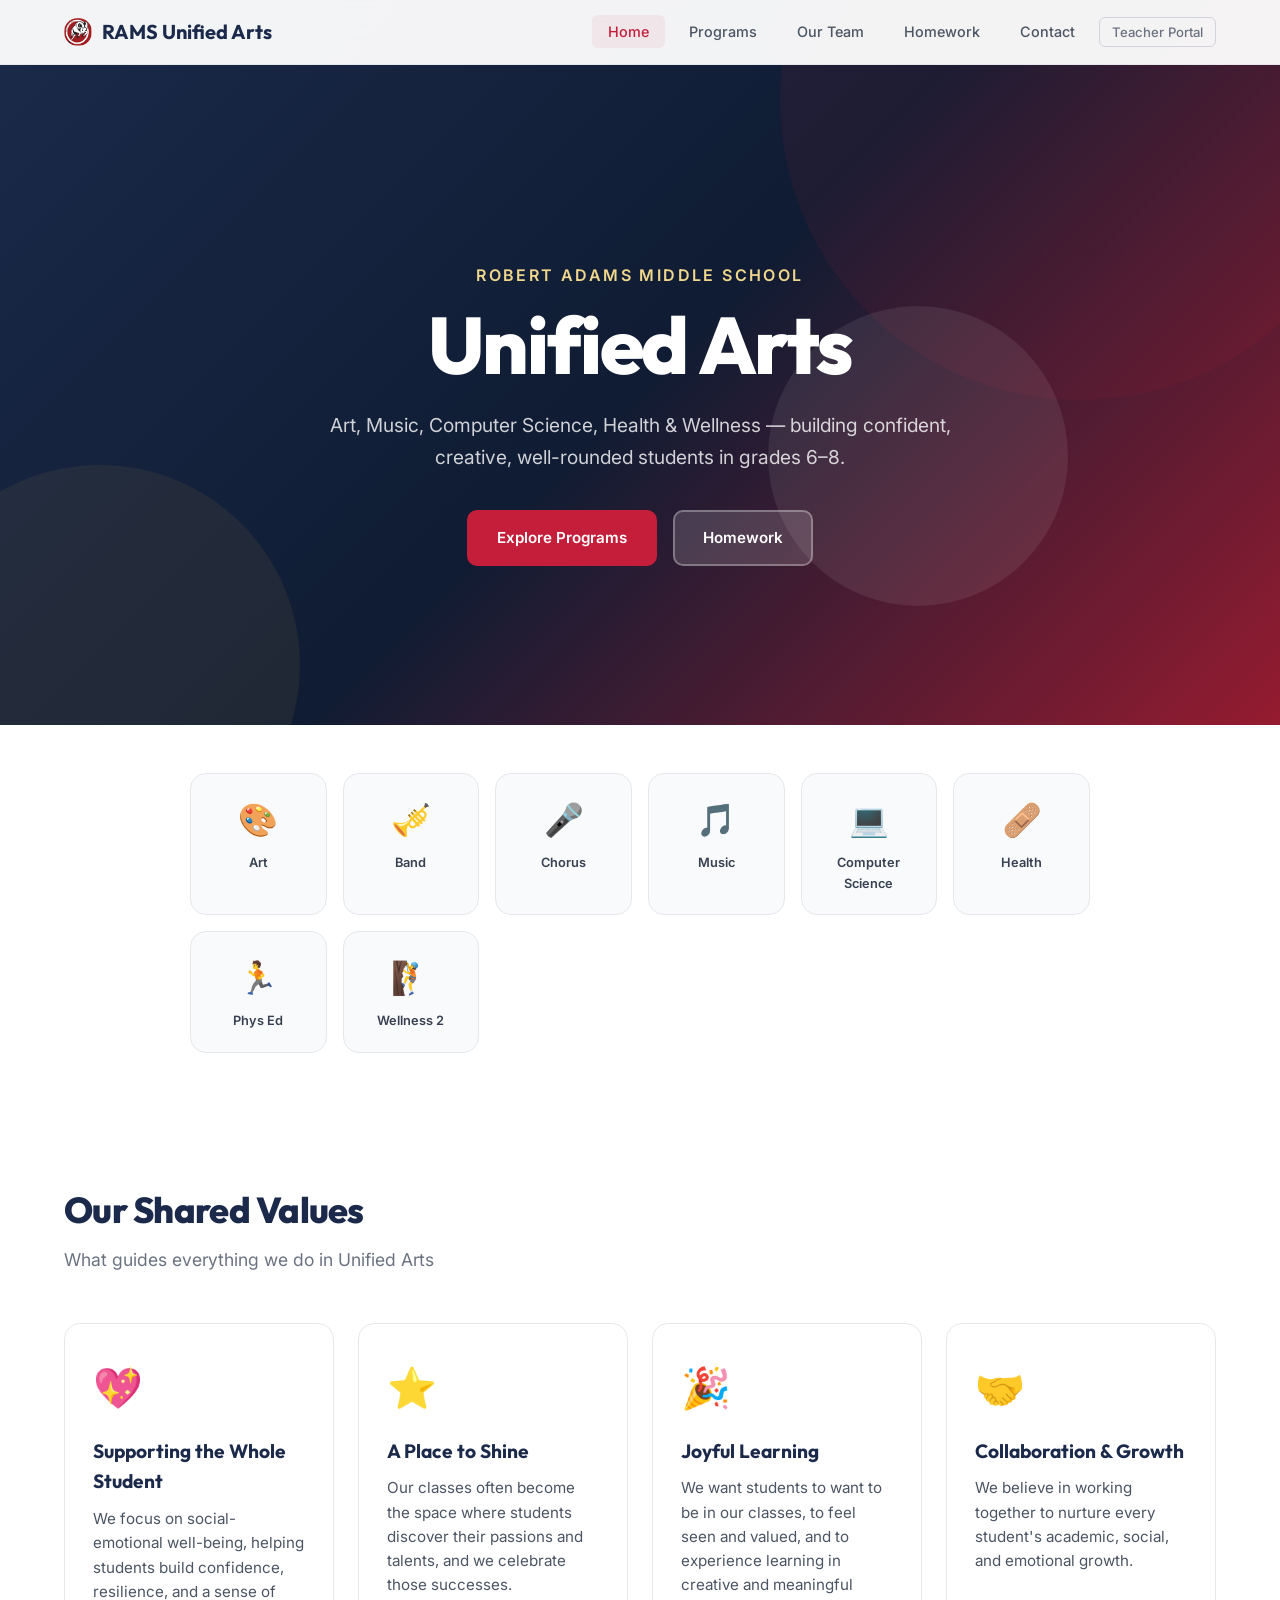
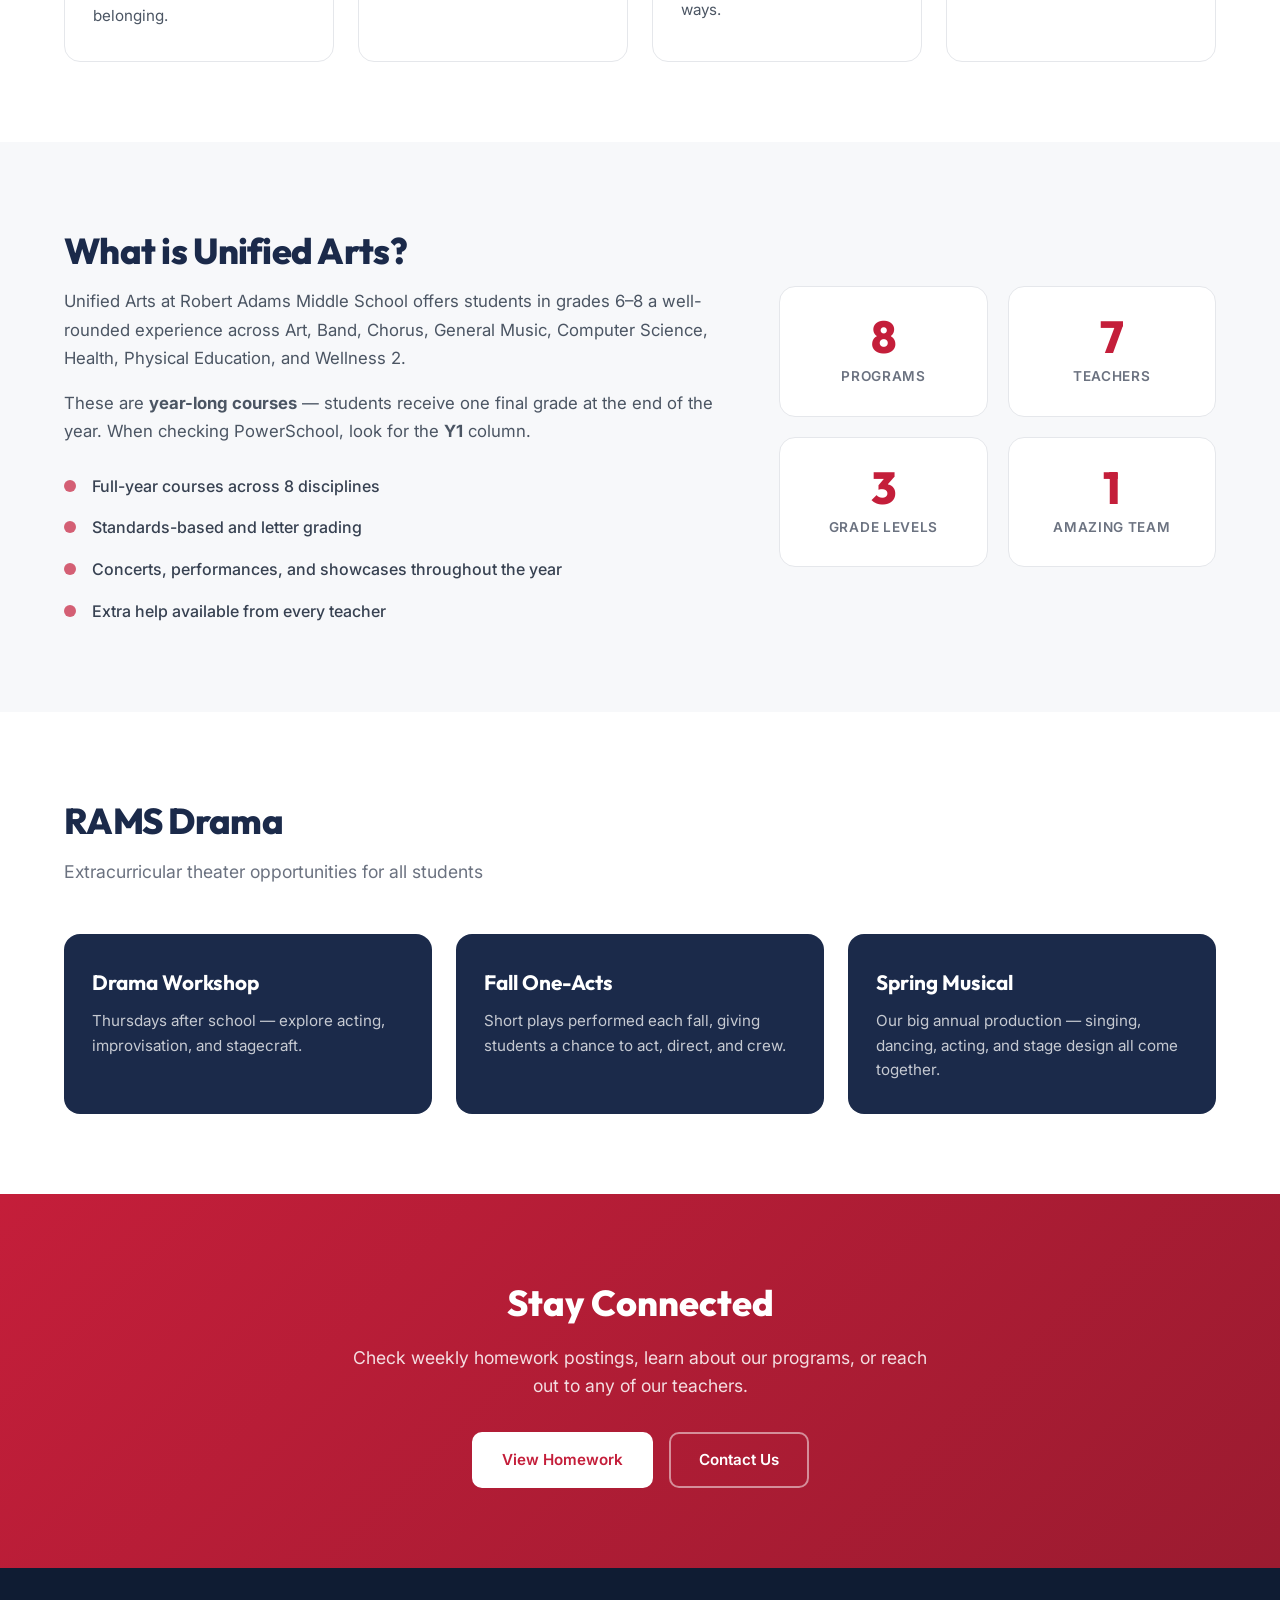
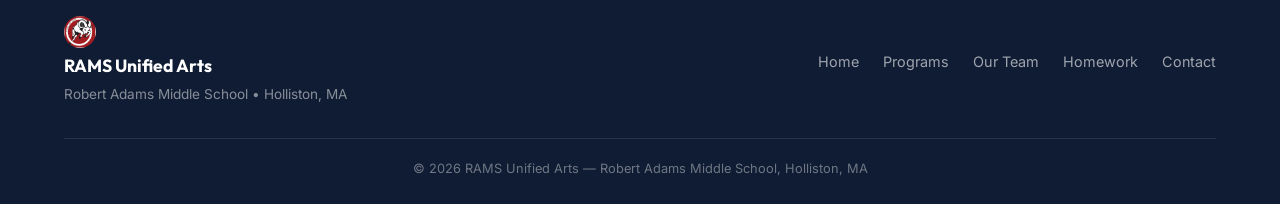
<file: index.html>
<!--
    File: index.html
    Author: Cole Perkins
    Date Created: 2026-04-12
    Date Last Modified: 2026-04-12
    Description: Home/landing page for the RAMS Unified Arts department website.
                 Introduces the department, highlights shared values, and provides
                 navigation to all sections of the site.
-->
<!DOCTYPE html>
<html lang="en">
<head>
    <meta charset="UTF-8">
    <meta name="viewport" content="width=device-width, initial-scale=1.0">
    <title>RAMS Unified Arts | Robert Adams Middle School</title>
    <link rel="stylesheet" href="css/styles.css">
    <link rel="preconnect" href="https://fonts.googleapis.com">
    <link href="https://fonts.googleapis.com/css2?family=Inter:wght@400;500;600;700;800&family=Outfit:wght@600;700;800&display=swap" rel="stylesheet">
</head>
<body>

    <!-- Navigation -->
    <nav class="navbar" id="navbar">
        <div class="nav-container">
            <a href="index.html" class="nav-logo">
                <img src="images/logo.webp" alt="RAMS Logo" class="logo-img">
                <span>RAMS Unified Arts</span>
            </a>
            <button class="nav-toggle" id="navToggle" aria-label="Toggle navigation">
                <span></span><span></span><span></span>
            </button>
            <ul class="nav-links" id="navLinks">
                <li><a href="index.html" class="active">Home</a></li>
                <li><a href="programs.html">Programs</a></li>
                <li><a href="team.html">Our Team</a></li>
                <li><a href="homework.html">Homework</a></li>
                <li><a href="contact.html">Contact</a></li>
                <li><a href="teacher-portal.html" class="nav-teacher">Teacher Portal</a></li>
            </ul>
        </div>
    </nav>

    <!-- Hero Section -->
    <header class="hero">
        <div class="hero-bg-shapes">
            <div class="shape shape-1"></div>
            <div class="shape shape-2"></div>
            <div class="shape shape-3"></div>
        </div>
        <div class="hero-content">
            <p class="hero-subtitle">Robert Adams Middle School</p>
            <h1 class="hero-title">Unified Arts</h1>
            <p class="hero-description">
                Art, Music, Computer Science, Health &amp; Wellness &mdash;
                building confident, creative, well-rounded students in grades 6&ndash;8.
            </p>
            <div class="hero-actions">
                <a href="programs.html" class="btn btn-primary">Explore Programs</a>
                <a href="homework.html" class="btn btn-secondary">Homework</a>
            </div>
        </div>
    </header>

    <!-- Quick Links -->
    <section class="quick-links">
        <div class="container">
            <div class="quick-grid">
                <a href="programs.html#art" class="quick-card">
                    <span class="quick-icon">&#127912;</span>
                    <span class="quick-label">Art</span>
                </a>
                <a href="programs.html#band" class="quick-card">
                    <span class="quick-icon">&#127930;</span>
                    <span class="quick-label">Band</span>
                </a>
                <a href="programs.html#chorus" class="quick-card">
                    <span class="quick-icon">&#127908;</span>
                    <span class="quick-label">Chorus</span>
                </a>
                <a href="programs.html#music" class="quick-card">
                    <span class="quick-icon">&#127925;</span>
                    <span class="quick-label">Music</span>
                </a>
                <a href="programs.html#cs" class="quick-card">
                    <span class="quick-icon">&#128187;</span>
                    <span class="quick-label">Computer Science</span>
                </a>
                <a href="programs.html#health" class="quick-card">
                    <span class="quick-icon">&#129657;</span>
                    <span class="quick-label">Health</span>
                </a>
                <a href="programs.html#pe" class="quick-card">
                    <span class="quick-icon">&#127939;</span>
                    <span class="quick-label">Phys Ed</span>
                </a>
                <a href="programs.html#wellness" class="quick-card">
                    <span class="quick-icon">&#129495;</span>
                    <span class="quick-label">Wellness 2</span>
                </a>
            </div>
        </div>
    </section>

    <!-- Shared Values -->
    <section class="values section">
        <div class="container">
            <h2 class="section-title">Our Shared Values</h2>
            <p class="section-subtitle">What guides everything we do in Unified Arts</p>
            <div class="values-grid">
                <div class="value-card">
                    <div class="value-icon">&#128150;</div>
                    <h3>Supporting the Whole Student</h3>
                    <p>We focus on social-emotional well-being, helping students build confidence, resilience, and a sense of belonging.</p>
                </div>
                <div class="value-card">
                    <div class="value-icon">&#11088;</div>
                    <h3>A Place to Shine</h3>
                    <p>Our classes often become the space where students discover their passions and talents, and we celebrate those successes.</p>
                </div>
                <div class="value-card">
                    <div class="value-icon">&#127881;</div>
                    <h3>Joyful Learning</h3>
                    <p>We want students to want to be in our classes, to feel seen and valued, and to experience learning in creative and meaningful ways.</p>
                </div>
                <div class="value-card">
                    <div class="value-icon">&#129309;</div>
                    <h3>Collaboration &amp; Growth</h3>
                    <p>We believe in working together to nurture every student's academic, social, and emotional growth.</p>
                </div>
            </div>
        </div>
    </section>

    <!-- About Section -->
    <section class="about section section-alt">
        <div class="container">
            <div class="about-content">
                <div class="about-text">
                    <h2 class="section-title">What is Unified Arts?</h2>
                    <p>
                        Unified Arts at Robert Adams Middle School offers students in grades 6&ndash;8 a
                        well-rounded experience across Art, Band, Chorus, General Music, Computer Science,
                        Health, Physical Education, and Wellness&nbsp;2.
                    </p>
                    <p>
                        These are <strong>year-long courses</strong> &mdash; students receive one final grade
                        at the end of the year. When checking PowerSchool, look for the <strong>Y1</strong> column.
                    </p>
                    <ul class="about-highlights">
                        <li>Full-year courses across 8 disciplines</li>
                        <li>Standards-based and letter grading</li>
                        <li>Concerts, performances, and showcases throughout the year</li>
                        <li>Extra help available from every teacher</li>
                    </ul>
                </div>
                <div class="about-stats">
                    <div class="stat-card">
                        <span class="stat-number">8</span>
                        <span class="stat-label">Programs</span>
                    </div>
                    <div class="stat-card">
                        <span class="stat-number">7</span>
                        <span class="stat-label">Teachers</span>
                    </div>
                    <div class="stat-card">
                        <span class="stat-number">3</span>
                        <span class="stat-label">Grade Levels</span>
                    </div>
                    <div class="stat-card">
                        <span class="stat-number">1</span>
                        <span class="stat-label">Amazing Team</span>
                    </div>
                </div>
            </div>
        </div>
    </section>

    <!-- Drama Spotlight -->
    <section class="spotlight section">
        <div class="container">
            <h2 class="section-title">RAMS Drama</h2>
            <p class="section-subtitle">Extracurricular theater opportunities for all students</p>
            <div class="spotlight-grid">
                <div class="spotlight-card">
                    <h3>Drama Workshop</h3>
                    <p>Thursdays after school &mdash; explore acting, improvisation, and stagecraft.</p>
                </div>
                <div class="spotlight-card">
                    <h3>Fall One-Acts</h3>
                    <p>Short plays performed each fall, giving students a chance to act, direct, and crew.</p>
                </div>
                <div class="spotlight-card">
                    <h3>Spring Musical</h3>
                    <p>Our big annual production &mdash; singing, dancing, acting, and stage design all come together.</p>
                </div>
            </div>
        </div>
    </section>

    <!-- CTA -->
    <section class="cta section">
        <div class="container">
            <div class="cta-content">
                <h2>Stay Connected</h2>
                <p>Check weekly homework postings, learn about our programs, or reach out to any of our teachers.</p>
                <div class="cta-actions">
                    <a href="homework.html" class="btn btn-primary">View Homework</a>
                    <a href="contact.html" class="btn btn-outline">Contact Us</a>
                </div>
            </div>
        </div>
    </section>

    <!-- Footer -->
    <footer class="footer">
        <div class="container">
            <div class="footer-content">
                <div class="footer-brand">
                    <img src="images/logo.webp" alt="RAMS Logo" class="logo-img">
                    <span>RAMS Unified Arts</span>
                    <p>Robert Adams Middle School &bull; Holliston, MA</p>
                </div>
                <div class="footer-links">
                    <a href="index.html">Home</a>
                    <a href="programs.html">Programs</a>
                    <a href="team.html">Our Team</a>
                    <a href="homework.html">Homework</a>
                    <a href="contact.html">Contact</a>
                </div>
            </div>
            <div class="footer-bottom">
                <p>&copy; 2026 RAMS Unified Arts &mdash; Robert Adams Middle School, Holliston, MA</p>
            </div>
        </div>
    </footer>

    <script src="js/main.js"></script>
</body>
</html>
</file>
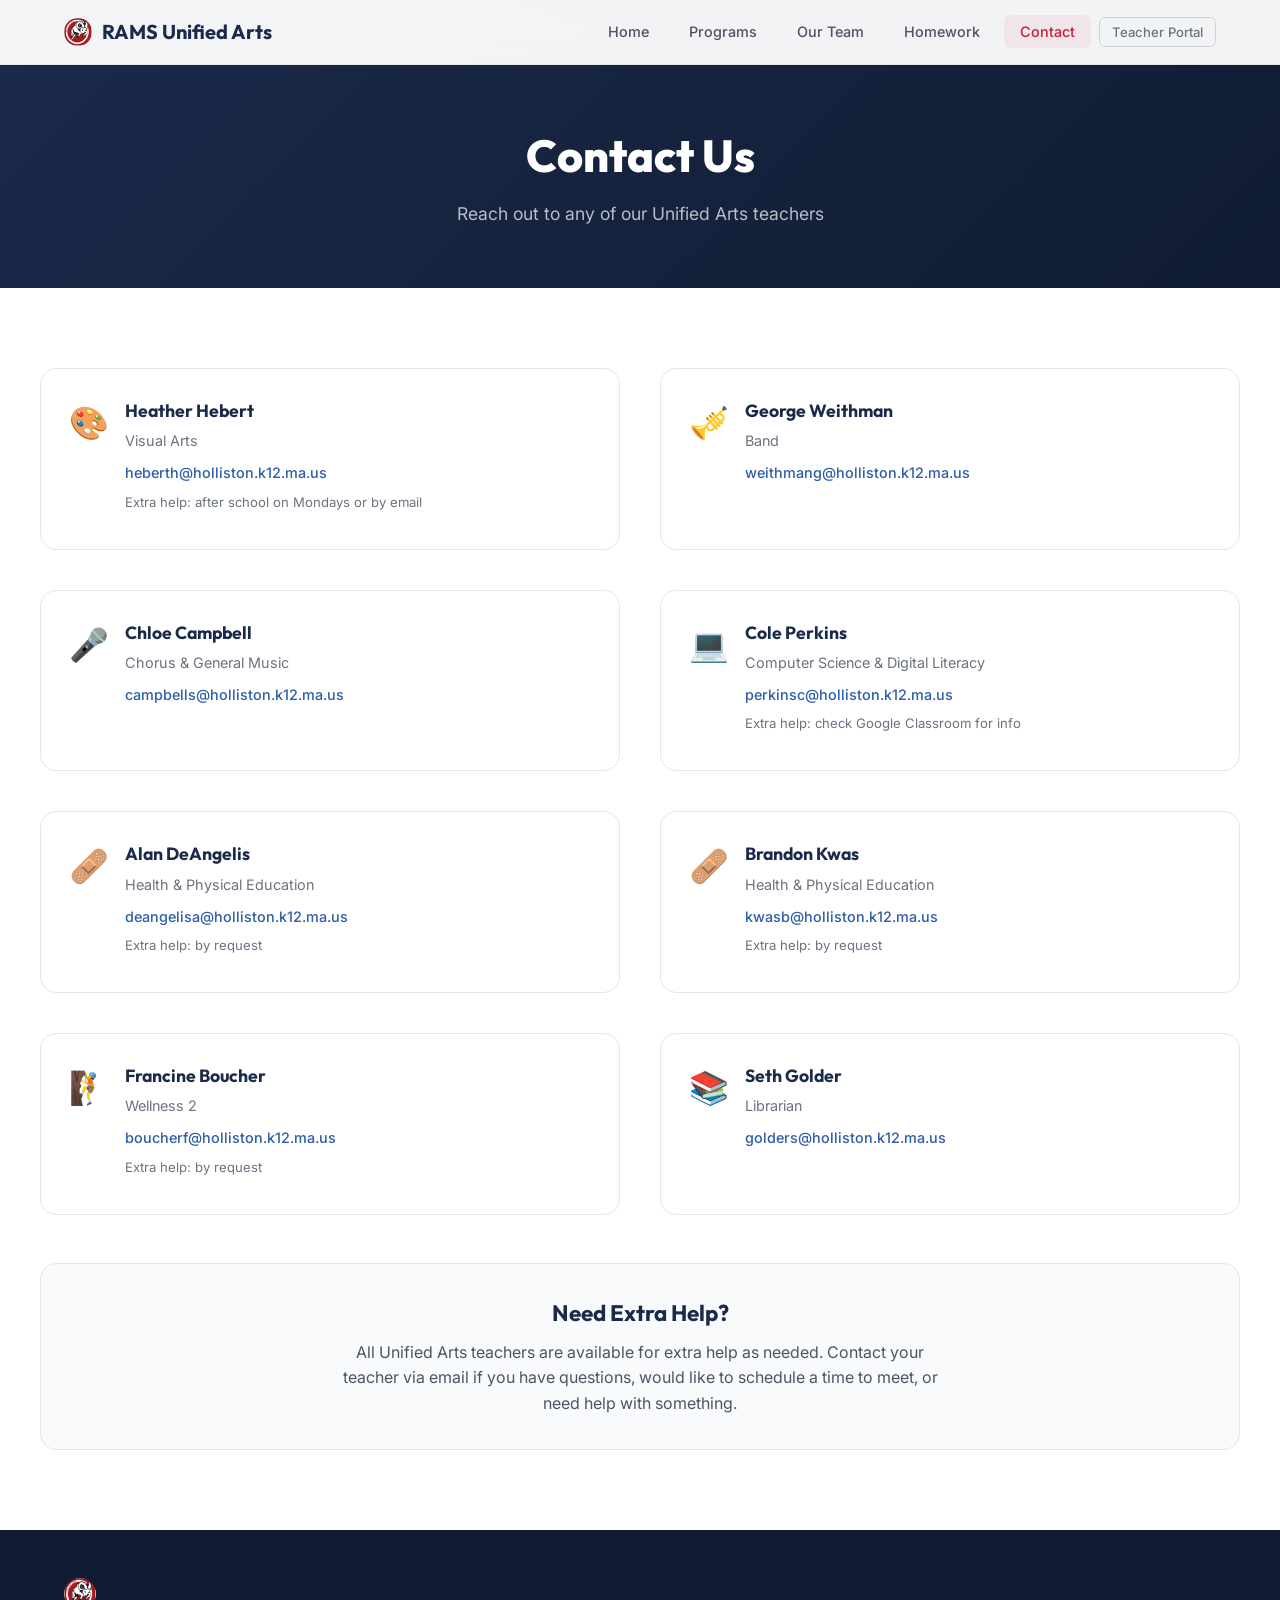
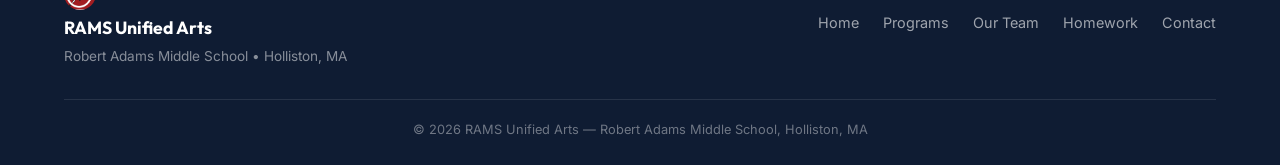
<file: contact.html>
<!--
    File: contact.html
    Author: Cole Perkins
    Date Created: 2026-04-12
    Date Last Modified: 2026-04-12
    Description: Contact page for the RAMS Unified Arts website. Lists all teacher
                 emails organized by subject area, with extra help information.
-->
<!DOCTYPE html>
<html lang="en">
<head>
    <meta charset="UTF-8">
    <meta name="viewport" content="width=device-width, initial-scale=1.0">
    <title>Contact | RAMS Unified Arts</title>
    <link rel="stylesheet" href="css/styles.css">
    <link rel="preconnect" href="https://fonts.googleapis.com">
    <link href="https://fonts.googleapis.com/css2?family=Inter:wght@400;500;600;700;800&family=Outfit:wght@600;700;800&display=swap" rel="stylesheet">
</head>
<body>

    <!-- Navigation -->
    <nav class="navbar" id="navbar">
        <div class="nav-container">
            <a href="index.html" class="nav-logo">
                <img src="images/logo.webp" alt="RAMS Logo" class="logo-img">
                <span>RAMS Unified Arts</span>
            </a>
            <button class="nav-toggle" id="navToggle" aria-label="Toggle navigation">
                <span></span><span></span><span></span>
            </button>
            <ul class="nav-links" id="navLinks">
                <li><a href="index.html">Home</a></li>
                <li><a href="programs.html">Programs</a></li>
                <li><a href="team.html">Our Team</a></li>
                <li><a href="homework.html">Homework</a></li>
                <li><a href="contact.html" class="active">Contact</a></li>
                <li><a href="teacher-portal.html" class="nav-teacher">Teacher Portal</a></li>
            </ul>
        </div>
    </nav>

    <!-- Page Header -->
    <header class="page-header">
        <div class="container">
            <h1>Contact Us</h1>
            <p>Reach out to any of our Unified Arts teachers</p>
        </div>
    </header>

    <main class="container section">
        <div class="contact-grid">

            <div class="contact-info-card">
                <span class="contact-icon">&#127912;</span>
                <div class="contact-details">
                    <h3>Heather Hebert</h3>
                    <p>Visual Arts</p>
                    <a href="mailto:heberth@holliston.k12.ma.us">heberth@holliston.k12.ma.us</a>
                    <p style="margin-top:6px; font-size:0.82rem;">Extra help: after school on Mondays or by email</p>
                </div>
            </div>

            <div class="contact-info-card">
                <span class="contact-icon">&#127930;</span>
                <div class="contact-details">
                    <h3>George Weithman</h3>
                    <p>Band</p>
                    <a href="mailto:weithmang@holliston.k12.ma.us">weithmang@holliston.k12.ma.us</a>
                </div>
            </div>

            <div class="contact-info-card">
                <span class="contact-icon">&#127908;</span>
                <div class="contact-details">
                    <h3>Chloe Campbell</h3>
                    <p>Chorus &amp; General Music</p>
                    <a href="mailto:campbells@holliston.k12.ma.us">campbells@holliston.k12.ma.us</a>
                </div>
            </div>

            <div class="contact-info-card">
                <span class="contact-icon">&#128187;</span>
                <div class="contact-details">
                    <h3>Cole Perkins</h3>
                    <p>Computer Science &amp; Digital Literacy</p>
                    <a href="mailto:perkinsc@holliston.k12.ma.us">perkinsc@holliston.k12.ma.us</a>
                    <p style="margin-top:6px; font-size:0.82rem;">Extra help: check Google Classroom for info</p>
                </div>
            </div>

            <div class="contact-info-card">
                <span class="contact-icon">&#129657;</span>
                <div class="contact-details">
                    <h3>Alan DeAngelis</h3>
                    <p>Health &amp; Physical Education</p>
                    <a href="mailto:deangelisa@holliston.k12.ma.us">deangelisa@holliston.k12.ma.us</a>
                    <p style="margin-top:6px; font-size:0.82rem;">Extra help: by request</p>
                </div>
            </div>

            <div class="contact-info-card">
                <span class="contact-icon">&#129657;</span>
                <div class="contact-details">
                    <h3>Brandon Kwas</h3>
                    <p>Health &amp; Physical Education</p>
                    <a href="mailto:kwasb@holliston.k12.ma.us">kwasb@holliston.k12.ma.us</a>
                    <p style="margin-top:6px; font-size:0.82rem;">Extra help: by request</p>
                </div>
            </div>

            <div class="contact-info-card">
                <span class="contact-icon">&#129495;</span>
                <div class="contact-details">
                    <h3>Francine Boucher</h3>
                    <p>Wellness 2</p>
                    <a href="mailto:boucherf@holliston.k12.ma.us">boucherf@holliston.k12.ma.us</a>
                    <p style="margin-top:6px; font-size:0.82rem;">Extra help: by request</p>
                </div>
            </div>

            <div class="contact-info-card">
                <span class="contact-icon">&#128218;</span>
                <div class="contact-details">
                    <h3>Seth Golder</h3>
                    <p>Librarian</p>
                    <a href="mailto:golders@holliston.k12.ma.us">golders@holliston.k12.ma.us</a>
                </div>
            </div>

        </div>

        <div class="extra-help-banner">
            <h3>Need Extra Help?</h3>
            <p>
                All Unified Arts teachers are available for extra help as needed.
                Contact your teacher via email if you have questions, would like to
                schedule a time to meet, or need help with something.
            </p>
        </div>
    </main>

    <!-- Footer -->
    <footer class="footer">
        <div class="container">
            <div class="footer-content">
                <div class="footer-brand">
                    <img src="images/logo.webp" alt="RAMS Logo" class="logo-img">
                    <span>RAMS Unified Arts</span>
                    <p>Robert Adams Middle School &bull; Holliston, MA</p>
                </div>
                <div class="footer-links">
                    <a href="index.html">Home</a>
                    <a href="programs.html">Programs</a>
                    <a href="team.html">Our Team</a>
                    <a href="homework.html">Homework</a>
                    <a href="contact.html">Contact</a>
                </div>
            </div>
            <div class="footer-bottom">
                <p>&copy; 2026 RAMS Unified Arts &mdash; Robert Adams Middle School, Holliston, MA</p>
            </div>
        </div>
    </footer>

    <script src="js/main.js"></script>
</body>
</html>
</file>
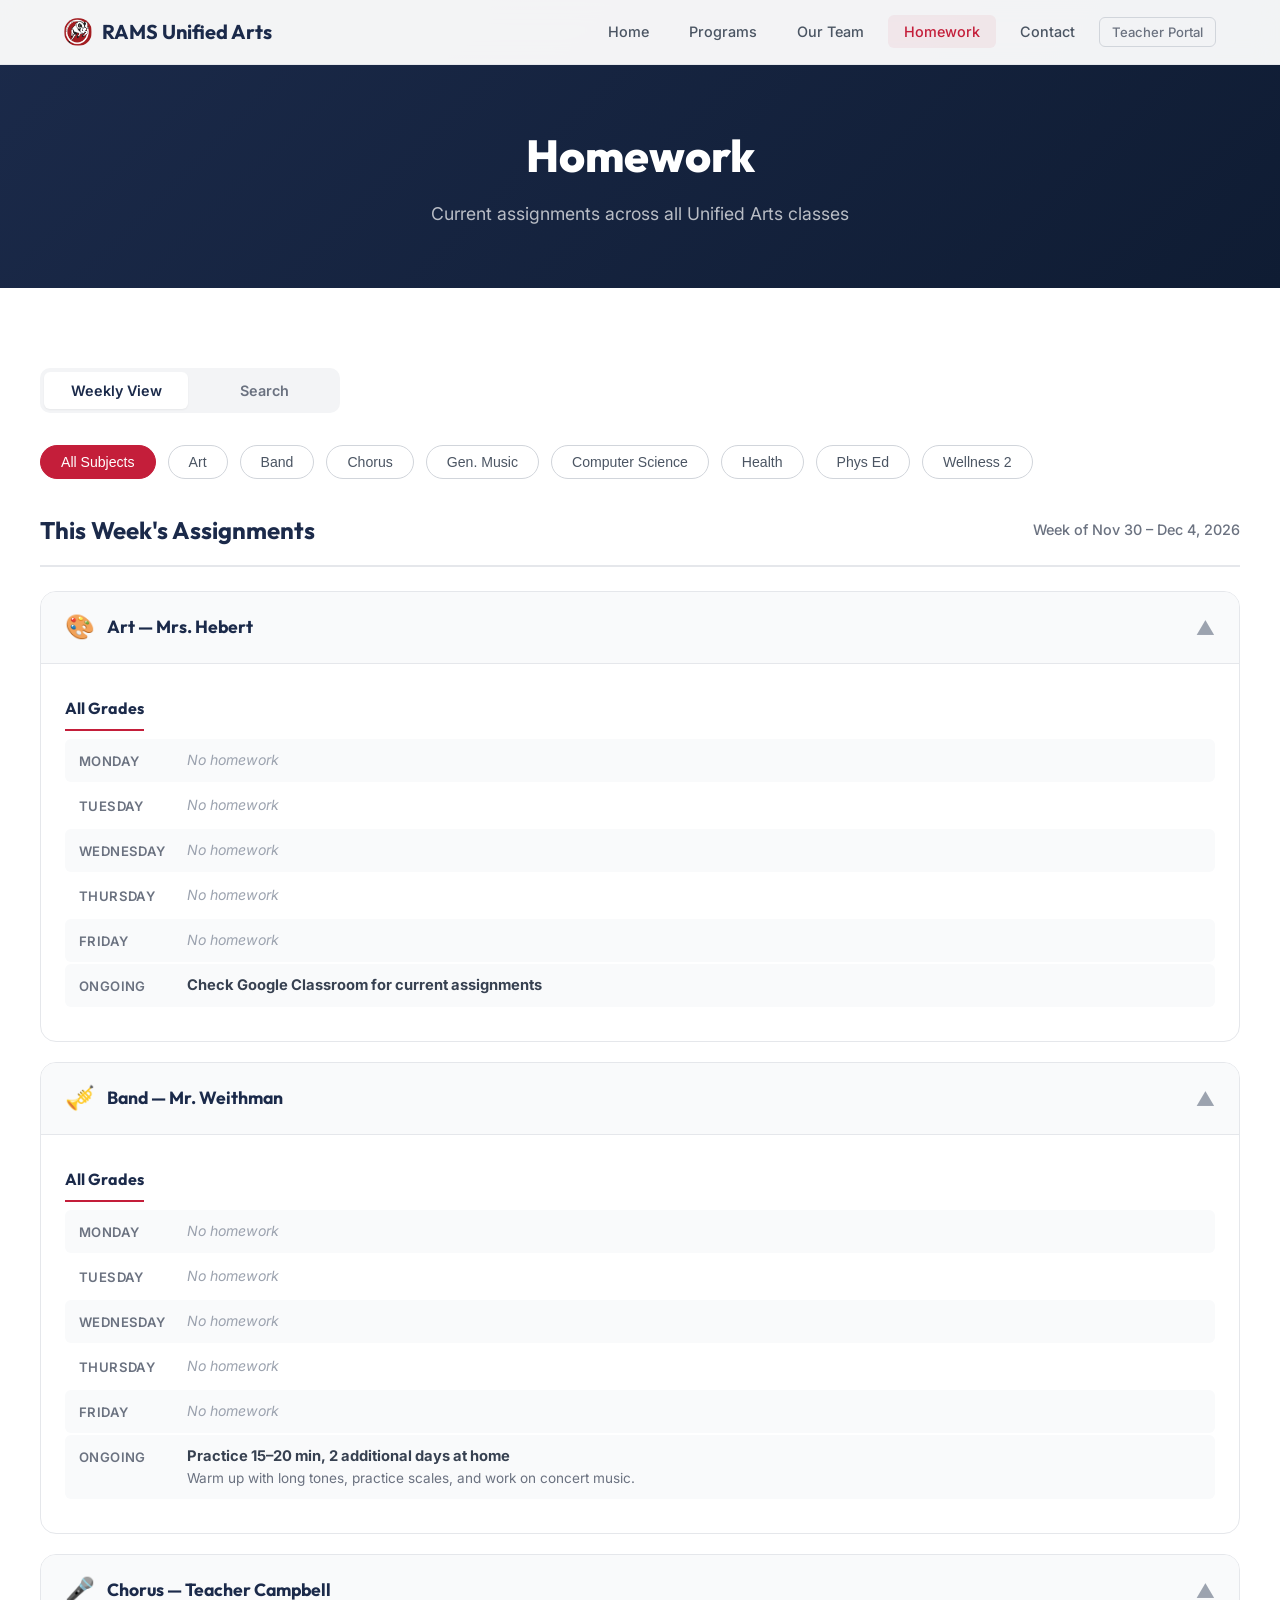
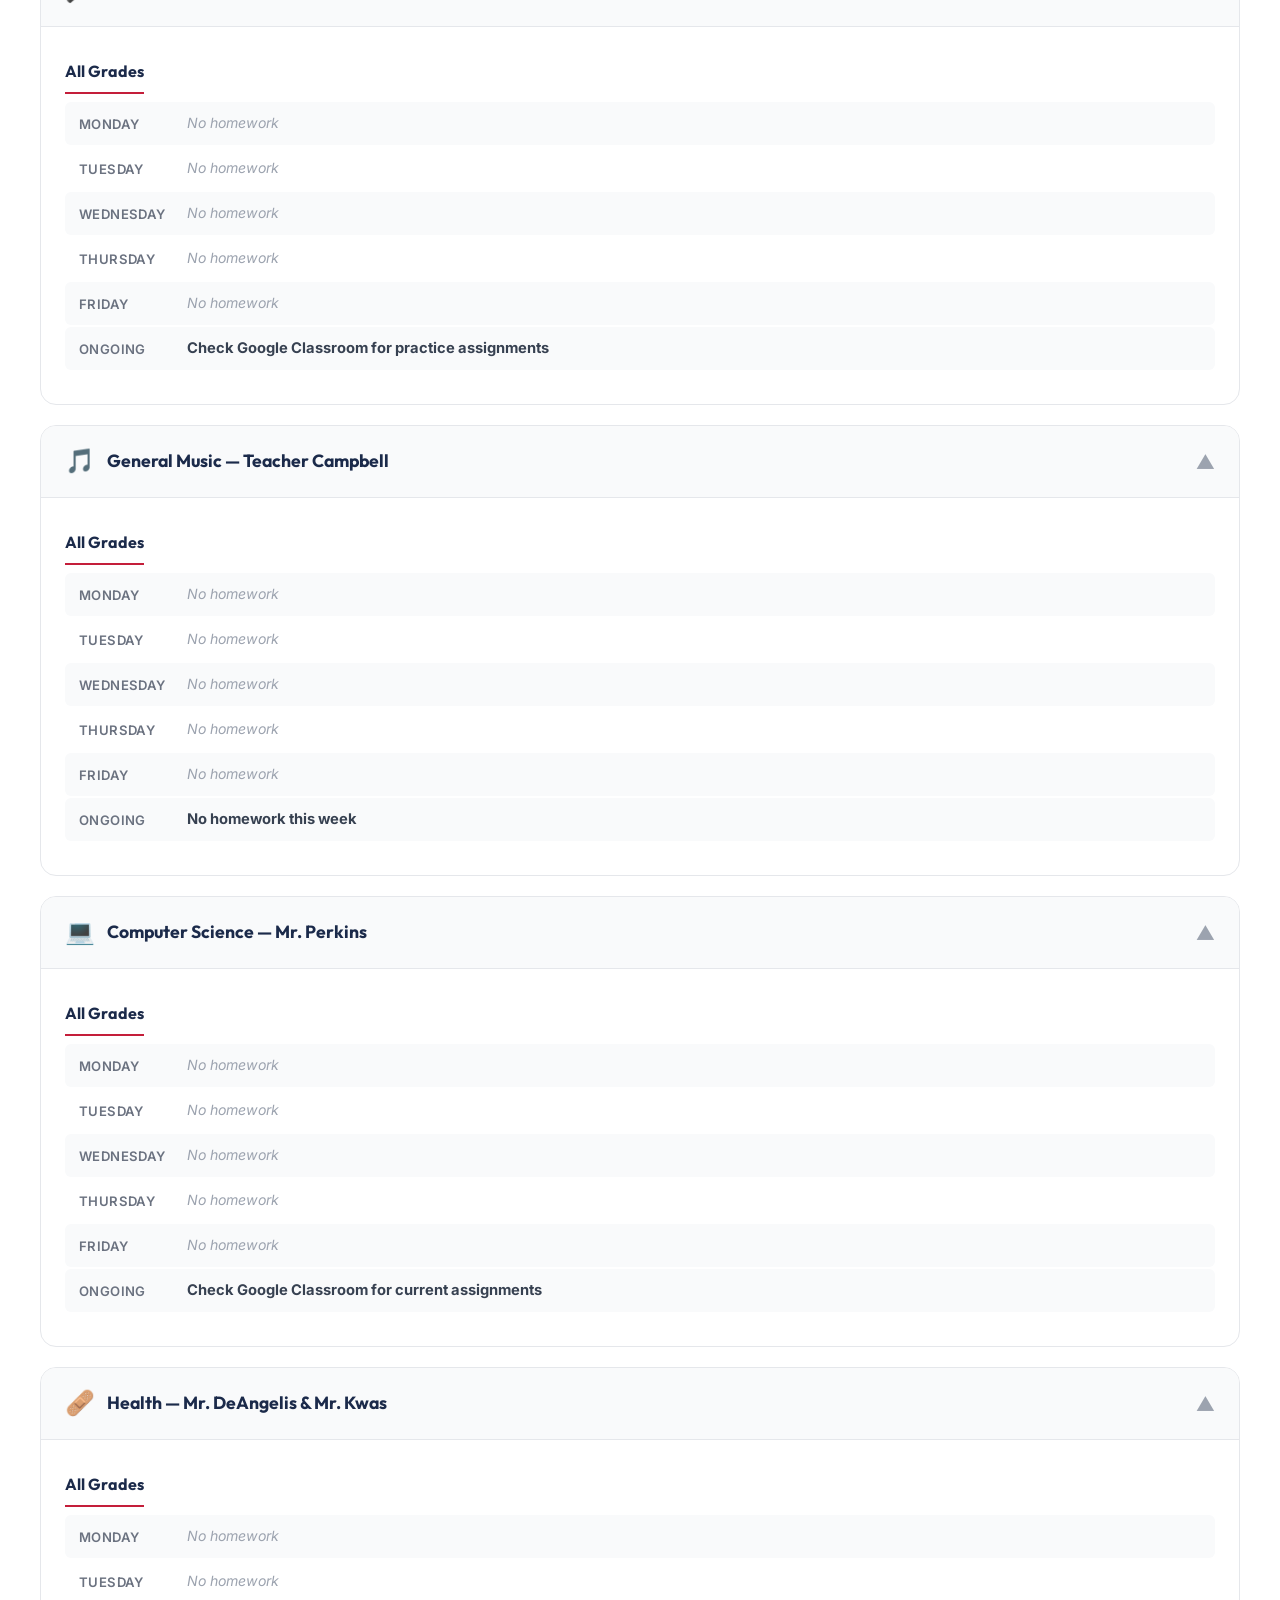
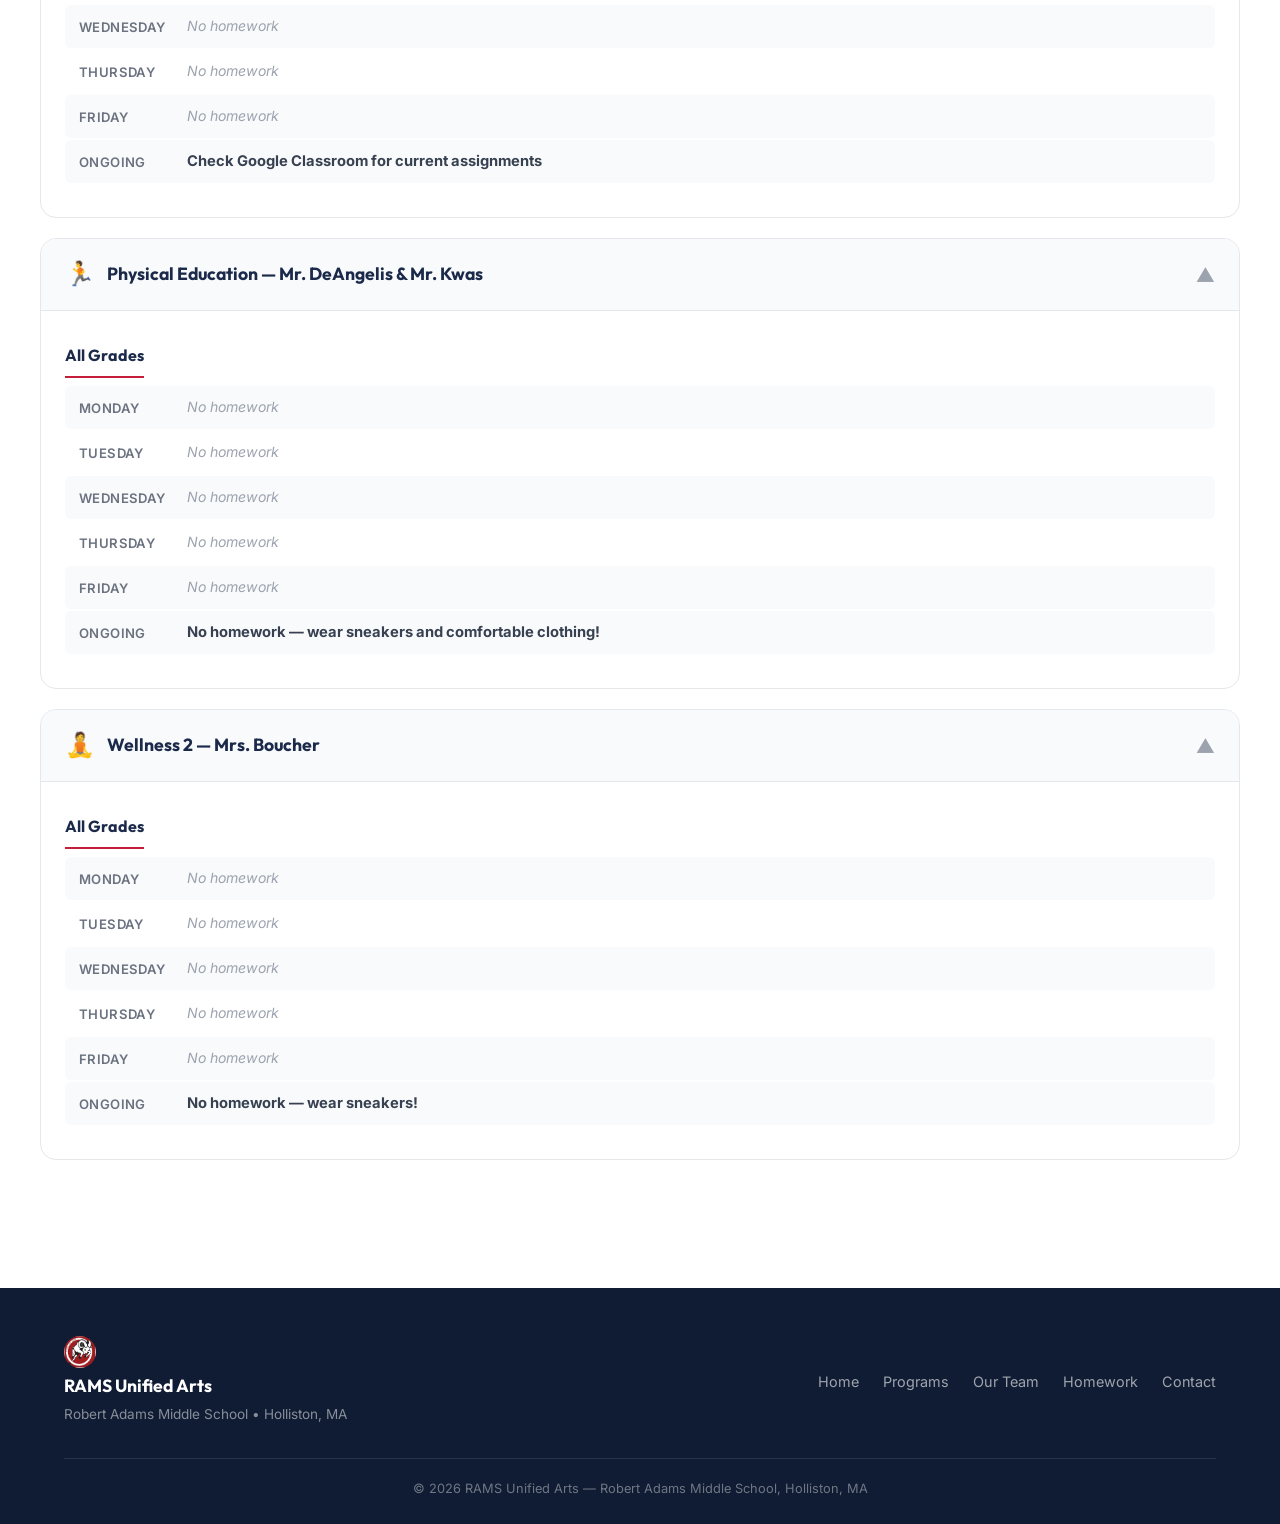
<file: homework.html>
<!--
    File: homework.html
    Author: Cole Perkins
    Date Created: 2026-04-12
    Date Last Modified: 2026-04-12
    Description: Combined homework page for the RAMS Unified Arts website.
                 Two tabs: "Weekly View" shows assignments grouped by subject
                 and day, "Search" lets parents/students filter by keyword,
                 subject, grade, and section. Both pull from the same Google
                 Classroom API via Apps Script.
-->
<!DOCTYPE html>
<html lang="en">
<head>
    <meta charset="UTF-8">
    <meta name="viewport" content="width=device-width, initial-scale=1.0">
    <title>Homework | RAMS Unified Arts</title>
    <link rel="stylesheet" href="css/styles.css">
    <link rel="preconnect" href="https://fonts.googleapis.com">
    <link href="https://fonts.googleapis.com/css2?family=Inter:wght@400;500;600;700;800&family=Outfit:wght@600;700;800&display=swap" rel="stylesheet">
</head>
<body>

    <!-- Navigation -->
    <nav class="navbar" id="navbar">
        <div class="nav-container">
            <a href="index.html" class="nav-logo">
                <img src="images/logo.webp" alt="RAMS Logo" class="logo-img">
                <span>RAMS Unified Arts</span>
            </a>
            <button class="nav-toggle" id="navToggle" aria-label="Toggle navigation">
                <span></span><span></span><span></span>
            </button>
            <ul class="nav-links" id="navLinks">
                <li><a href="index.html">Home</a></li>
                <li><a href="programs.html">Programs</a></li>
                <li><a href="team.html">Our Team</a></li>
                <li><a href="homework.html" class="active">Homework</a></li>
                <li><a href="contact.html">Contact</a></li>
                <li><a href="teacher-portal.html" class="nav-teacher">Teacher Portal</a></li>
            </ul>
        </div>
    </nav>

    <!-- Page Header -->
    <header class="page-header">
        <div class="container">
            <h1>Homework</h1>
            <p>Current assignments across all Unified Arts classes</p>
        </div>
    </header>

    <main class="container section">

        <!-- Tab Switcher -->
        <div class="hw-tabs">
            <button class="hw-tab active" data-tab="weekly" onclick="switchTab('weekly')">Weekly View</button>
            <button class="hw-tab" data-tab="search" onclick="switchTab('search')">Search</button>
        </div>

        <!-- ==================== WEEKLY VIEW TAB ==================== -->
        <div class="hw-tab-content" id="tabWeekly">

            <!-- Filter Buttons -->
            <div class="hw-controls">
                <button class="hw-filter-btn active" data-filter="all">All Subjects</button>
                <button class="hw-filter-btn" data-filter="art">Art</button>
                <button class="hw-filter-btn" data-filter="band">Band</button>
                <button class="hw-filter-btn" data-filter="chorus">Chorus</button>
                <button class="hw-filter-btn" data-filter="music">Gen. Music</button>
                <button class="hw-filter-btn" data-filter="cs">Computer Science</button>
                <button class="hw-filter-btn" data-filter="health">Health</button>
                <button class="hw-filter-btn" data-filter="pe">Phys Ed</button>
                <button class="hw-filter-btn" data-filter="wellness">Wellness 2</button>
            </div>

            <!-- Current Week -->
            <div class="hw-week-header">
                <h2>This Week's Assignments</h2>
                <span class="hw-date" id="hwDate"></span>
            </div>

            <!-- Loading state -->
            <div id="hwLoading" style="text-align: center; padding: 48px 0; color: var(--gray-400);">
                <p style="font-size: 1.1rem;">Loading assignments from Google Classroom...</p>
            </div>

            <!-- Last updated timestamp -->
            <p id="hwLastUpdated" style="font-size: 0.82rem; color: var(--gray-400); margin-bottom: 20px; display: none;"></p>

            <!-- Homework cards injected here -->
            <div class="hw-grid" id="hwGrid"></div>

        </div>

        <!-- ==================== SEARCH TAB ==================== -->
        <div class="hw-tab-content" id="tabSearch" style="display: none;">

            <!-- Search Bar -->
            <div class="search-bar-container">
                <span class="search-bar-icon">&#128269;</span>
                <input
                    type="text"
                    id="searchInput"
                    class="search-bar"
                    placeholder="Search by assignment name, description, or class..."
                    autocomplete="off"
                >
            </div>

            <!-- Filters -->
            <div class="search-filters">
                <div class="search-filter-group">
                    <label for="filterSubject">Subject</label>
                    <select id="filterSubject">
                        <option value="">All Subjects</option>
                    </select>
                </div>
                <div class="search-filter-group">
                    <label for="filterGrade">Grade</label>
                    <select id="filterGrade">
                        <option value="">All Grades</option>
                        <option value="Grade 6">Grade 6</option>
                        <option value="Grade 7">Grade 7</option>
                        <option value="Grade 8">Grade 8</option>
                    </select>
                </div>
                <div class="search-filter-group">
                    <label for="filterSection">Section</label>
                    <select id="filterSection">
                        <option value="">All Sections</option>
                    </select>
                </div>
            </div>

            <!-- Result Count -->
            <p class="search-count" id="searchCount"></p>

            <!-- Loading State -->
            <div id="searchLoading" style="text-align: center; padding: 48px 0; color: var(--gray-400);">
                <p style="font-size: 1.1rem;">Loading assignments...</p>
            </div>

            <!-- Results -->
            <div class="search-results" id="searchResults"></div>

            <!-- Empty State -->
            <div class="search-empty" id="searchEmpty" style="display: none;">
                <span class="search-empty-icon">&#128270;</span>
                <h3>No assignments found</h3>
                <p>Try adjusting your search or filters.</p>
            </div>

        </div>

    </main>

    <!-- Footer -->
    <footer class="footer">
        <div class="container">
            <div class="footer-content">
                <div class="footer-brand">
                    <img src="images/logo.webp" alt="RAMS Logo" class="logo-img">
                    <span>RAMS Unified Arts</span>
                    <p>Robert Adams Middle School &bull; Holliston, MA</p>
                </div>
                <div class="footer-links">
                    <a href="index.html">Home</a>
                    <a href="programs.html">Programs</a>
                    <a href="team.html">Our Team</a>
                    <a href="homework.html">Homework</a>
                    <a href="contact.html">Contact</a>
                </div>
            </div>
            <div class="footer-bottom">
                <p>&copy; 2026 RAMS Unified Arts &mdash; Robert Adams Middle School, Holliston, MA</p>
            </div>
        </div>
    </footer>

    <script src="js/main.js"></script>
</body>
</html>
</file>
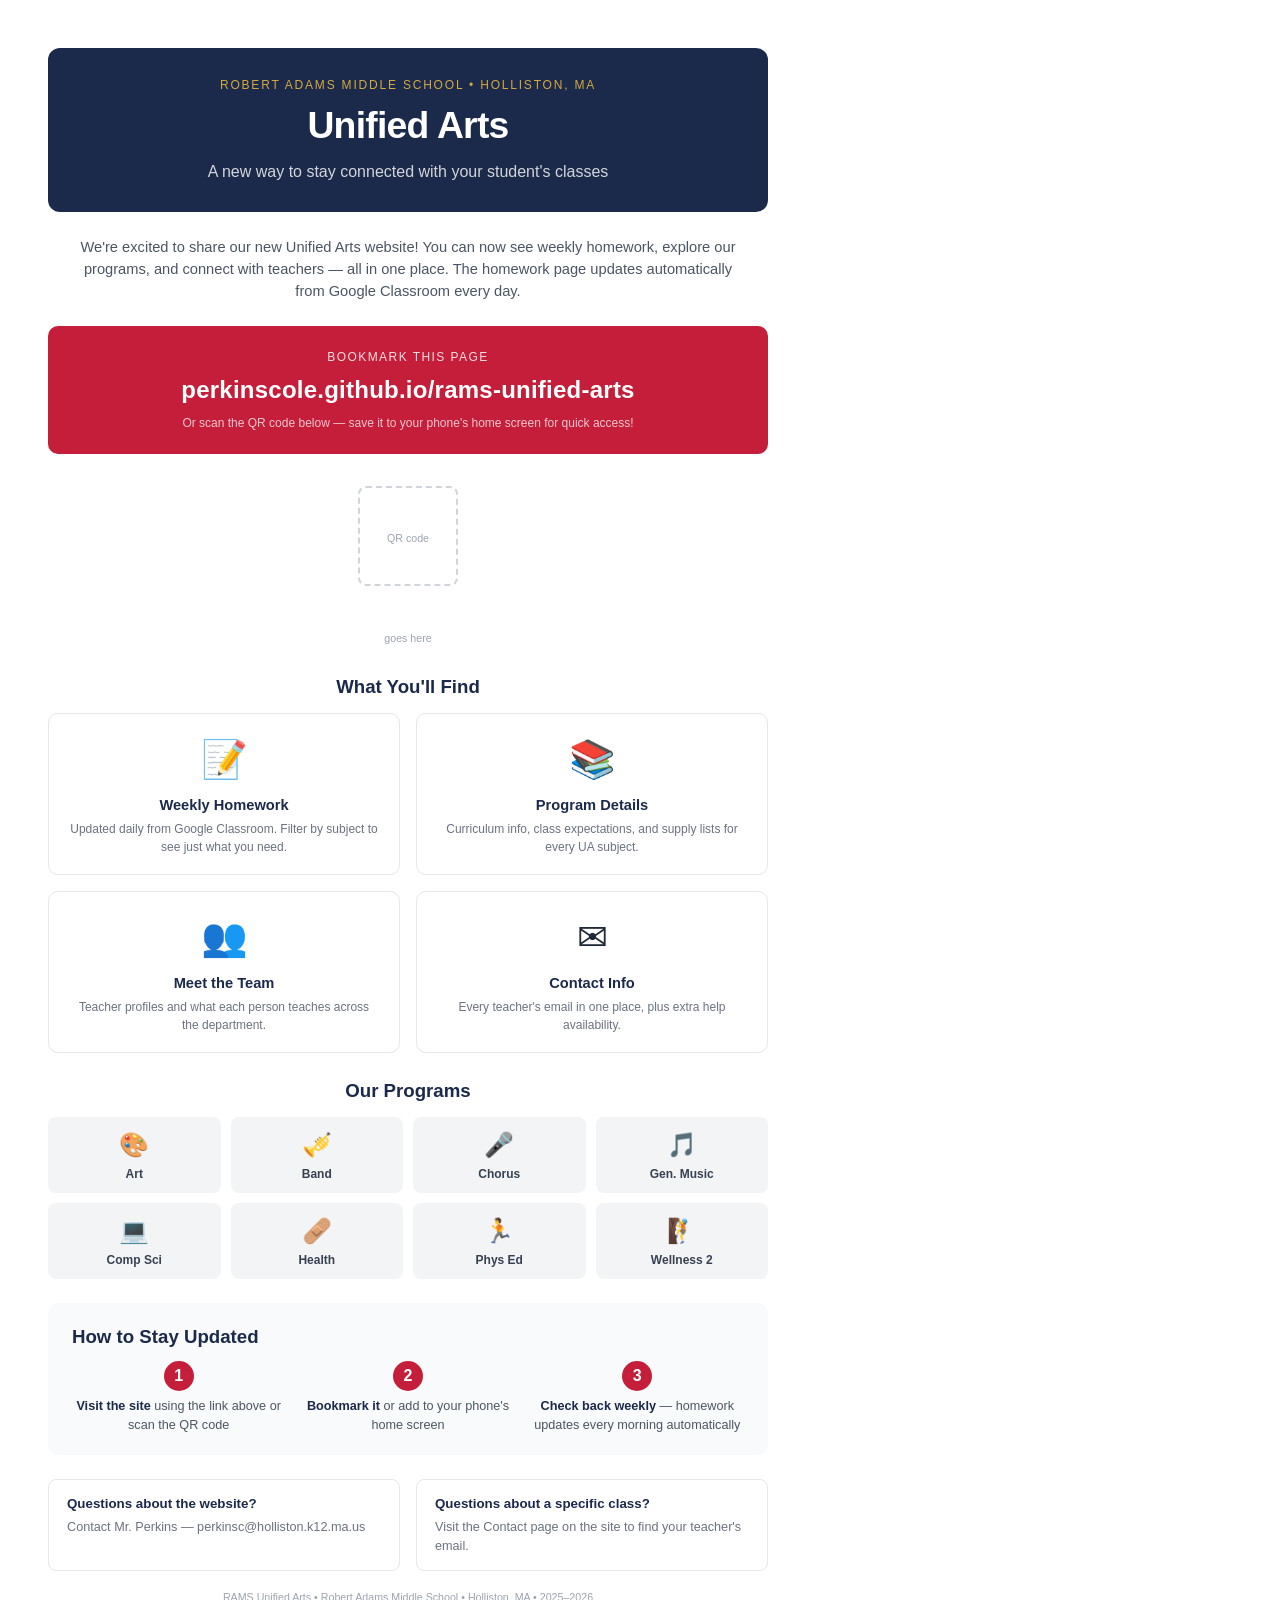
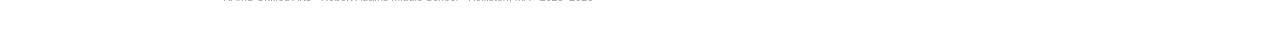
<file: parent-flyer.html>
<!--
    File: parent-flyer.html
    Author: Cole Perkins
    Date Created: 2026-04-12
    Date Last Modified: 2026-04-12
    Description: Printable one-page flyer for parents, families, and students
                 announcing the RAMS UA website and weekly homework page.
                 Designed to be printed or saved as PDF for distribution.
-->
<!DOCTYPE html>
<html lang="en">
<head>
    <meta charset="UTF-8">
    <meta name="viewport" content="width=device-width, initial-scale=1.0">
    <title>RAMS Unified Arts - Stay Connected!</title>
    <style>
        @page {
            size: letter;
            margin: 0.5in;
        }

        * { margin: 0; padding: 0; box-sizing: border-box; }

        body {
            font-family: -apple-system, BlinkMacSystemFont, "Segoe UI", Arial, sans-serif;
            color: #1f2937;
            background: white;
            padding: 0.5in;
            max-width: 8.5in;
            line-height: 1.5;
        }

        /* Top banner */
        .banner {
            background: #1B2A4A;
            color: white;
            border-radius: 12px;
            padding: 28px 32px;
            text-align: center;
            margin-bottom: 24px;
        }

        .banner .school {
            font-size: 9pt;
            text-transform: uppercase;
            letter-spacing: 0.15em;
            color: #D4A843;
            margin-bottom: 4px;
        }

        .banner h1 {
            font-size: 28pt;
            letter-spacing: -0.02em;
            margin-bottom: 6px;
        }

        .banner .tagline {
            font-size: 12pt;
            color: rgba(255,255,255,0.8);
        }

        /* Intro */
        .intro {
            text-align: center;
            font-size: 11pt;
            color: #4b5563;
            margin-bottom: 24px;
            padding: 0 20px;
        }

        /* Big URL card */
        .url-card {
            background: #C41E3A;
            color: white;
            border-radius: 10px;
            padding: 22px 28px;
            text-align: center;
            margin-bottom: 24px;
        }

        .url-card .label {
            font-size: 9pt;
            text-transform: uppercase;
            letter-spacing: 0.12em;
            opacity: 0.85;
            margin-bottom: 6px;
        }

        .url-card .url {
            font-size: 18pt;
            font-weight: 700;
            letter-spacing: 0.01em;
            word-break: break-all;
        }

        .url-card .note {
            font-size: 9pt;
            opacity: 0.75;
            margin-top: 6px;
        }

        /* Features grid */
        .features {
            display: grid;
            grid-template-columns: 1fr 1fr;
            gap: 16px;
            margin-bottom: 24px;
        }

        .feature {
            border: 1px solid #e5e7eb;
            border-radius: 10px;
            padding: 18px 20px;
            text-align: center;
        }

        .feature-icon {
            font-size: 28pt;
            margin-bottom: 6px;
        }

        .feature h3 {
            font-size: 11pt;
            color: #1B2A4A;
            margin-bottom: 4px;
        }

        .feature p {
            font-size: 9pt;
            color: #6b7280;
        }

        /* What's on the site */
        h2 {
            font-size: 14pt;
            color: #1B2A4A;
            margin-bottom: 12px;
            text-align: center;
        }

        .subjects {
            display: grid;
            grid-template-columns: repeat(4, 1fr);
            gap: 10px;
            margin-bottom: 24px;
        }

        .subject-chip {
            background: #f3f4f6;
            border-radius: 8px;
            padding: 10px 8px;
            text-align: center;
            font-size: 9pt;
            font-weight: 600;
            color: #374151;
        }

        .subject-chip .icon {
            font-size: 18pt;
            display: block;
            margin-bottom: 2px;
        }

        /* How it works */
        .how-it-works {
            background: #f9fafb;
            border-radius: 10px;
            padding: 20px 24px;
            margin-bottom: 24px;
        }

        .how-it-works h2 {
            text-align: left;
            margin-bottom: 10px;
        }

        .steps {
            display: grid;
            grid-template-columns: 1fr 1fr 1fr;
            gap: 16px;
        }

        .step {
            text-align: center;
        }

        .step-num {
            width: 30px;
            height: 30px;
            border-radius: 50%;
            background: #C41E3A;
            color: white;
            display: inline-flex;
            align-items: center;
            justify-content: center;
            font-weight: 700;
            font-size: 12pt;
            margin-bottom: 6px;
        }

        .step p {
            font-size: 9.5pt;
            color: #4b5563;
        }

        .step strong {
            color: #1B2A4A;
        }

        /* Bottom contact */
        .contact-bar {
            display: grid;
            grid-template-columns: 1fr 1fr;
            gap: 16px;
        }

        .contact-box {
            border: 1px solid #e5e7eb;
            border-radius: 8px;
            padding: 14px 18px;
            font-size: 9.5pt;
        }

        .contact-box strong {
            color: #1B2A4A;
            font-size: 10pt;
        }

        .contact-box p {
            color: #6b7280;
            margin-top: 4px;
        }

        /* Footer */
        .footer {
            margin-top: 18px;
            text-align: center;
            font-size: 8pt;
            color: #9ca3af;
        }

        /* QR placeholder */
        .qr-section {
            text-align: center;
            margin-bottom: 24px;
        }

        .qr-placeholder {
            display: inline-block;
            width: 100px;
            height: 100px;
            border: 2px dashed #d1d5db;
            border-radius: 8px;
            line-height: 100px;
            font-size: 8pt;
            color: #9ca3af;
            margin-top: 8px;
        }

        @media print {
            body { padding: 0; }
            .banner, .url-card, .step-num {
                -webkit-print-color-adjust: exact;
                print-color-adjust: exact;
            }
        }
    </style>
</head>
<body>

    <div class="banner">
        <div class="school">Robert Adams Middle School &bull; Holliston, MA</div>
        <h1>Unified Arts</h1>
        <div class="tagline">A new way to stay connected with your student's classes</div>
    </div>

    <p class="intro">
        We're excited to share our new Unified Arts website! You can now see weekly homework,
        explore our programs, and connect with teachers &mdash; all in one place.
        The homework page updates automatically from Google Classroom every day.
    </p>

    <div class="url-card">
        <div class="label">Bookmark This Page</div>
        <div class="url">perkinscole.github.io/rams-unified-arts</div>
        <div class="note">Or scan the QR code below &mdash; save it to your phone's home screen for quick access!</div>
    </div>

    <div class="qr-section">
        <div class="qr-placeholder">QR code<br>goes here</div>
    </div>

    <h2>What You'll Find</h2>

    <div class="features">
        <div class="feature">
            <div class="feature-icon">&#128221;</div>
            <h3>Weekly Homework</h3>
            <p>Updated daily from Google Classroom. Filter by subject to see just what you need.</p>
        </div>
        <div class="feature">
            <div class="feature-icon">&#128218;</div>
            <h3>Program Details</h3>
            <p>Curriculum info, class expectations, and supply lists for every UA subject.</p>
        </div>
        <div class="feature">
            <div class="feature-icon">&#128101;</div>
            <h3>Meet the Team</h3>
            <p>Teacher profiles and what each person teaches across the department.</p>
        </div>
        <div class="feature">
            <div class="feature-icon">&#9993;</div>
            <h3>Contact Info</h3>
            <p>Every teacher's email in one place, plus extra help availability.</p>
        </div>
    </div>

    <h2>Our Programs</h2>
    <div class="subjects">
        <div class="subject-chip"><span class="icon">&#127912;</span> Art</div>
        <div class="subject-chip"><span class="icon">&#127930;</span> Band</div>
        <div class="subject-chip"><span class="icon">&#127908;</span> Chorus</div>
        <div class="subject-chip"><span class="icon">&#127925;</span> Gen. Music</div>
        <div class="subject-chip"><span class="icon">&#128187;</span> Comp Sci</div>
        <div class="subject-chip"><span class="icon">&#129657;</span> Health</div>
        <div class="subject-chip"><span class="icon">&#127939;</span> Phys Ed</div>
        <div class="subject-chip"><span class="icon">&#129495;</span> Wellness 2</div>
    </div>

    <div class="how-it-works">
        <h2>How to Stay Updated</h2>
        <div class="steps">
            <div class="step">
                <div class="step-num">1</div>
                <p><strong>Visit the site</strong> using the link above or scan the QR code</p>
            </div>
            <div class="step">
                <div class="step-num">2</div>
                <p><strong>Bookmark it</strong> or add to your phone's home screen</p>
            </div>
            <div class="step">
                <div class="step-num">3</div>
                <p><strong>Check back weekly</strong> &mdash; homework updates every morning automatically</p>
            </div>
        </div>
    </div>

    <div class="contact-bar">
        <div class="contact-box">
            <strong>Questions about the website?</strong>
            <p>Contact Mr. Perkins &mdash; perkinsc@holliston.k12.ma.us</p>
        </div>
        <div class="contact-box">
            <strong>Questions about a specific class?</strong>
            <p>Visit the Contact page on the site to find your teacher's email.</p>
        </div>
    </div>

    <div class="footer">
        RAMS Unified Arts &bull; Robert Adams Middle School &bull; Holliston, MA &bull; 2025&ndash;2026
    </div>

</body>
</html>
</file>
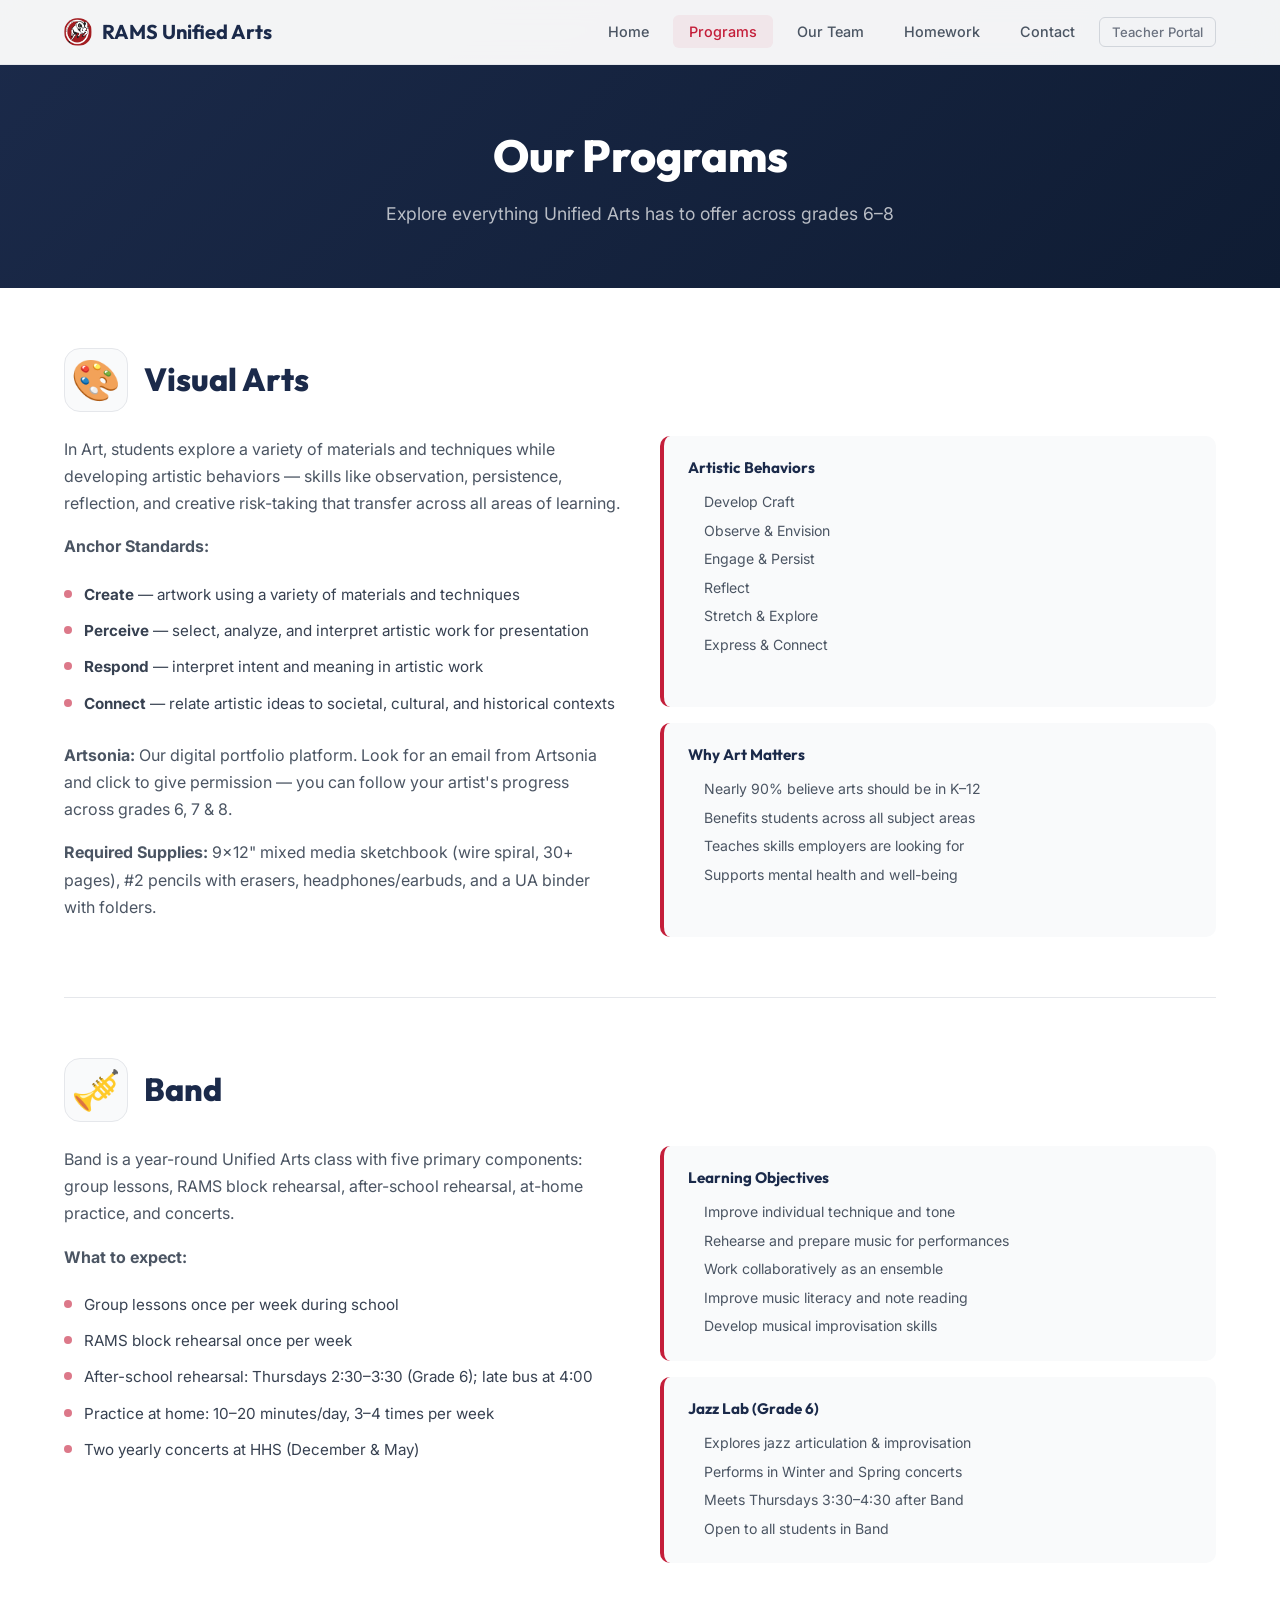
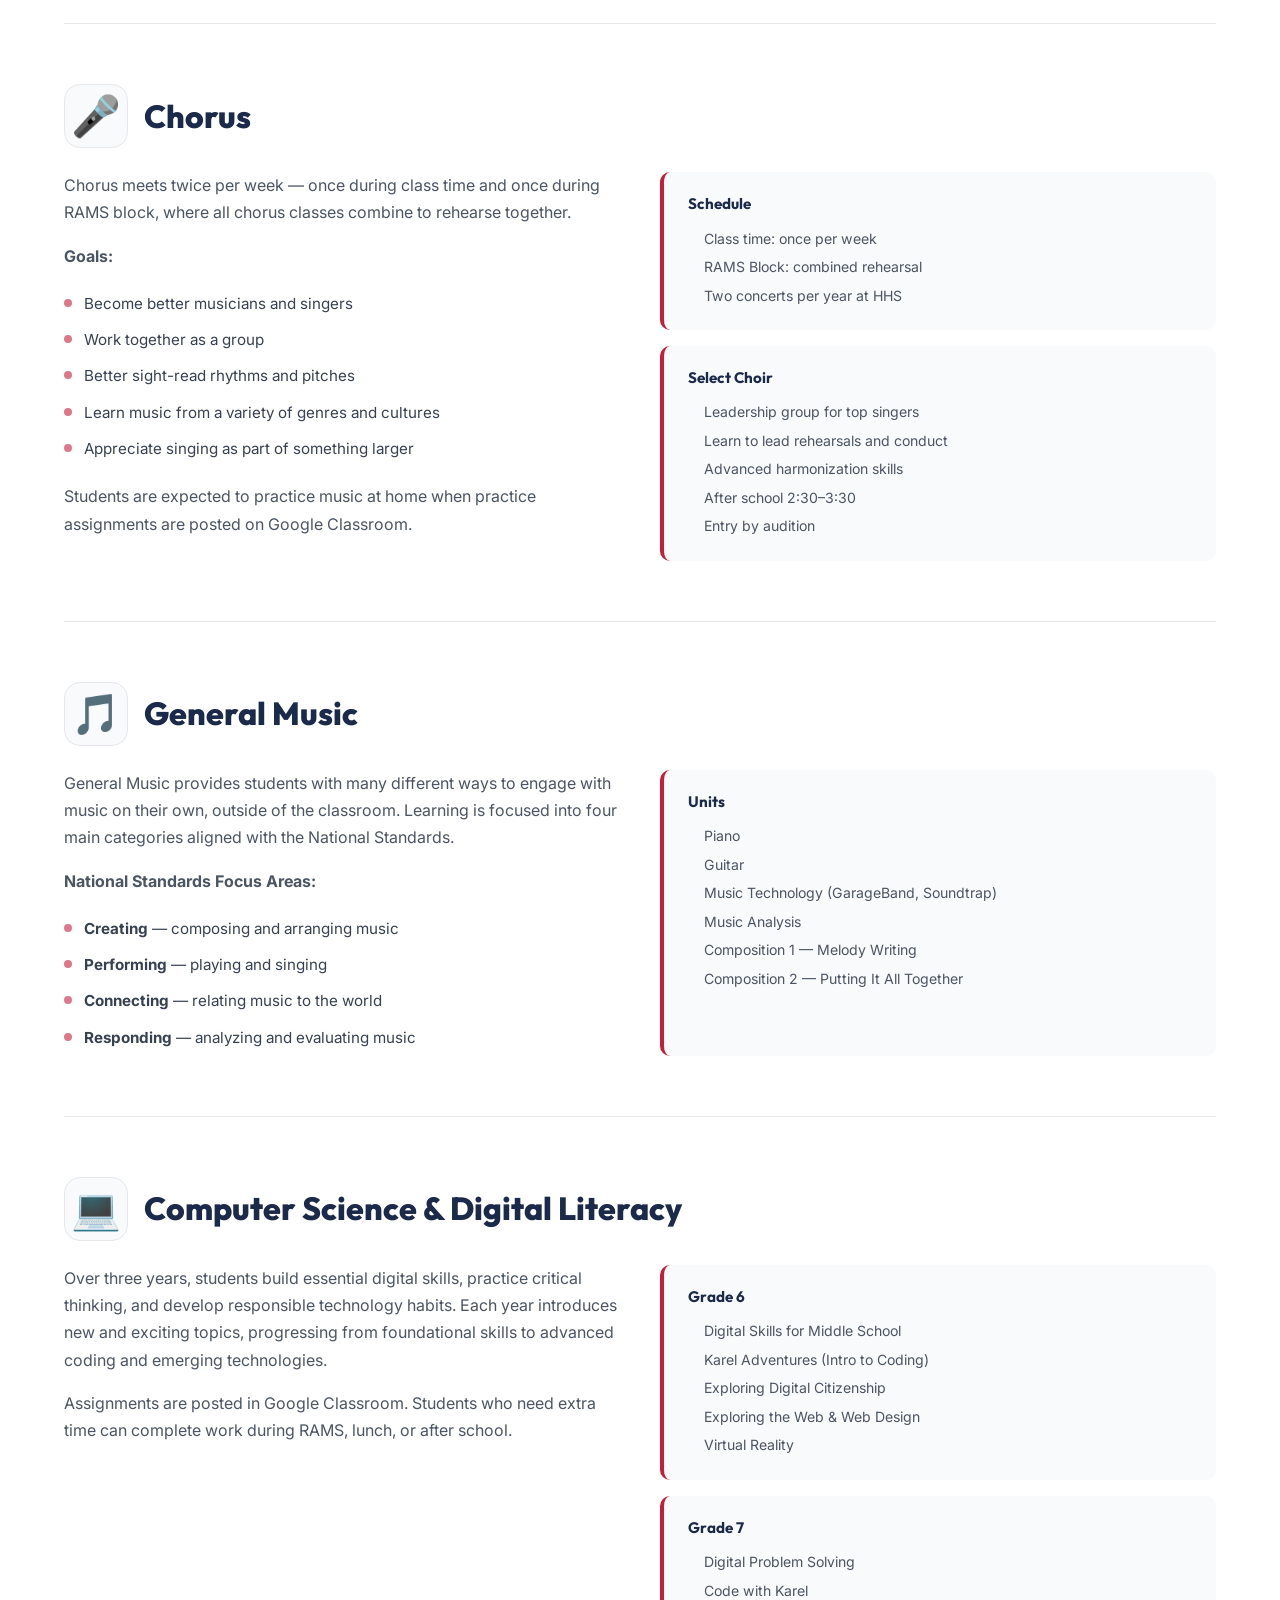
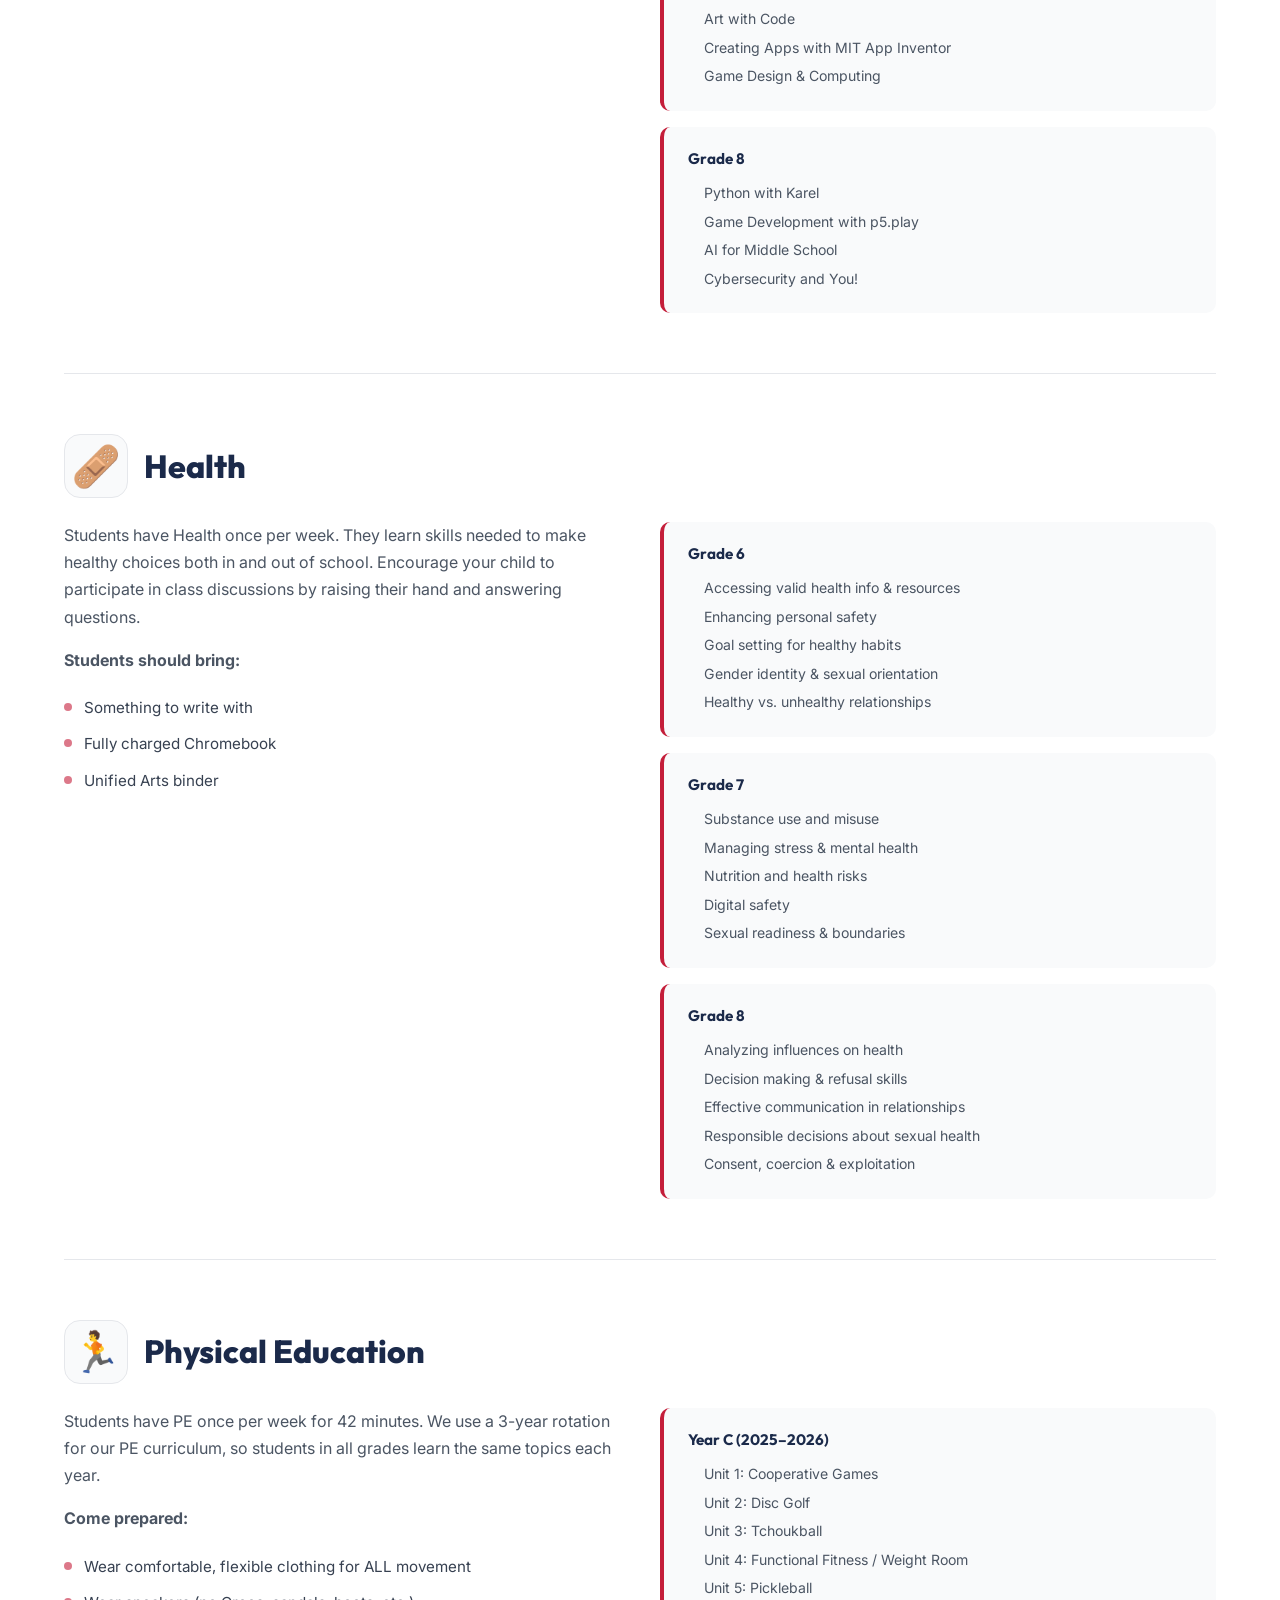
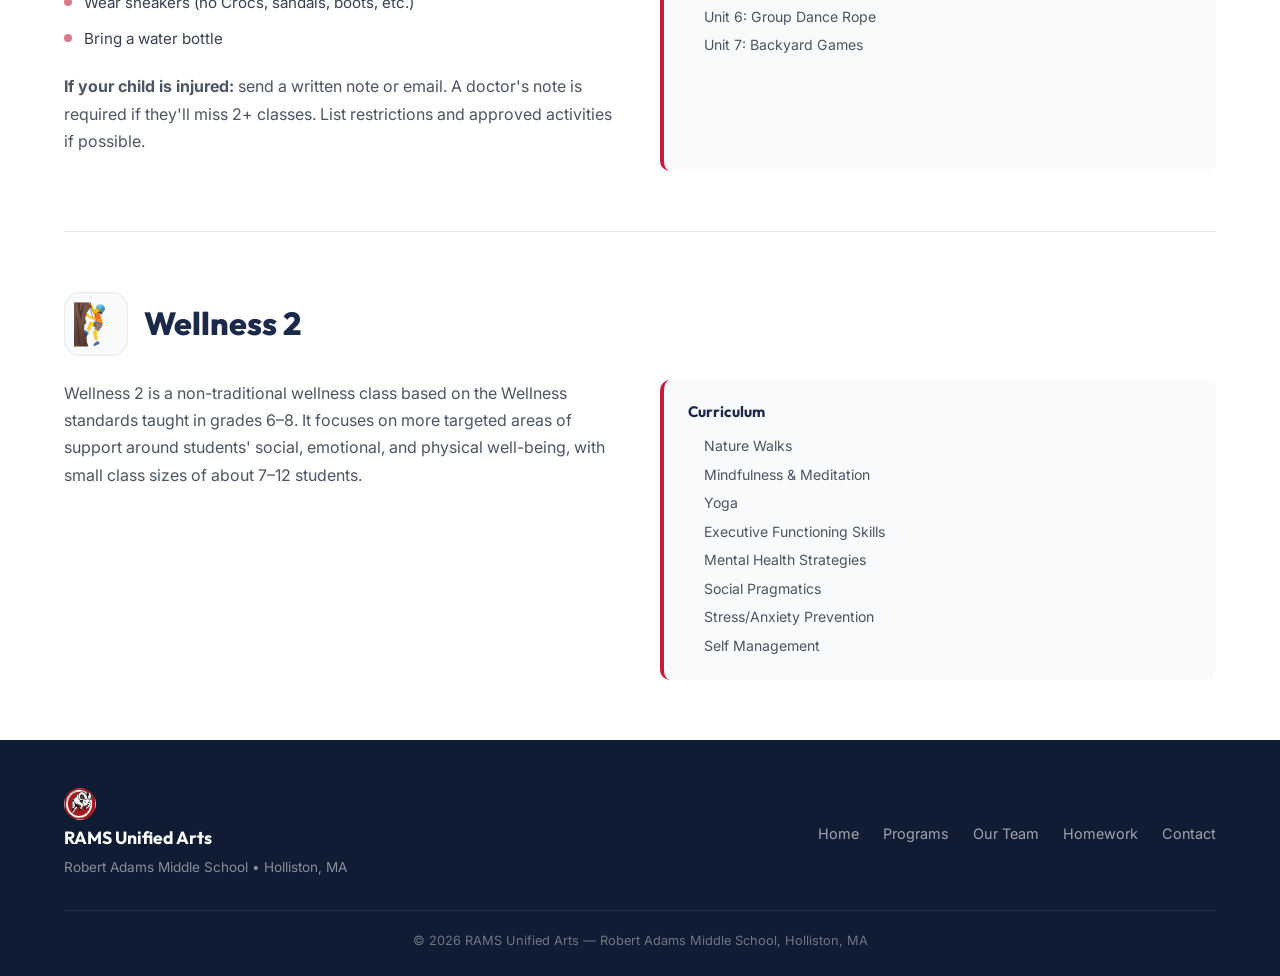
<file: programs.html>
<!--
    File: programs.html
    Author: Cole Perkins
    Date Created: 2026-04-12
    Date Last Modified: 2026-04-12
    Description: Programs page for the RAMS Unified Arts website. Provides detailed
                 information about each subject area including curriculum overviews
                 for grades 6-8, class expectations, and supplies needed.
-->
<!DOCTYPE html>
<html lang="en">
<head>
    <meta charset="UTF-8">
    <meta name="viewport" content="width=device-width, initial-scale=1.0">
    <title>Programs | RAMS Unified Arts</title>
    <link rel="stylesheet" href="css/styles.css">
    <link rel="preconnect" href="https://fonts.googleapis.com">
    <link href="https://fonts.googleapis.com/css2?family=Inter:wght@400;500;600;700;800&family=Outfit:wght@600;700;800&display=swap" rel="stylesheet">
</head>
<body>

    <!-- Navigation -->
    <nav class="navbar" id="navbar">
        <div class="nav-container">
            <a href="index.html" class="nav-logo">
                <img src="images/logo.webp" alt="RAMS Logo" class="logo-img">
                <span>RAMS Unified Arts</span>
            </a>
            <button class="nav-toggle" id="navToggle" aria-label="Toggle navigation">
                <span></span><span></span><span></span>
            </button>
            <ul class="nav-links" id="navLinks">
                <li><a href="index.html">Home</a></li>
                <li><a href="programs.html" class="active">Programs</a></li>
                <li><a href="team.html">Our Team</a></li>
                <li><a href="homework.html">Homework</a></li>
                <li><a href="contact.html">Contact</a></li>
                <li><a href="teacher-portal.html" class="nav-teacher">Teacher Portal</a></li>
            </ul>
        </div>
    </nav>

    <!-- Page Header -->
    <header class="page-header">
        <div class="container">
            <h1>Our Programs</h1>
            <p>Explore everything Unified Arts has to offer across grades 6&ndash;8</p>
        </div>
    </header>

    <main class="container">

        <!-- ART -->
        <section class="program-section" id="art">
            <div class="program-header">
                <div class="program-icon">&#127912;</div>
                <h2>Visual Arts</h2>
            </div>
            <div class="program-content">
                <div class="program-info">
                    <p>
                        In Art, students explore a variety of materials and techniques while developing
                        artistic behaviors &mdash; skills like observation, persistence, reflection,
                        and creative risk-taking that transfer across all areas of learning.
                    </p>
                    <p><strong>Anchor Standards:</strong></p>
                    <ul>
                        <li><strong>Create</strong> &mdash; artwork using a variety of materials and techniques</li>
                        <li><strong>Perceive</strong> &mdash; select, analyze, and interpret artistic work for presentation</li>
                        <li><strong>Respond</strong> &mdash; interpret intent and meaning in artistic work</li>
                        <li><strong>Connect</strong> &mdash; relate artistic ideas to societal, cultural, and historical contexts</li>
                    </ul>
                    <p style="margin-top: 20px;">
                        <strong>Artsonia:</strong> Our digital portfolio platform. Look for an email from
                        Artsonia and click to give permission &mdash; you can follow your artist's progress
                        across grades 6, 7 &amp; 8.
                    </p>
                    <p>
                        <strong>Required Supplies:</strong> 9&times;12" mixed media sketchbook (wire spiral,
                        30+ pages), #2 pencils with erasers, headphones/earbuds, and a UA binder with folders.
                    </p>
                </div>
                <div class="curriculum-grid">
                    <div class="curriculum-card">
                        <h4>Artistic Behaviors</h4>
                        <ul>
                            <li>Develop Craft</li>
                            <li>Observe &amp; Envision</li>
                            <li>Engage &amp; Persist</li>
                            <li>Reflect</li>
                            <li>Stretch &amp; Explore</li>
                            <li>Express &amp; Connect</li>
                        </ul>
                    </div>
                    <div class="curriculum-card">
                        <h4>Why Art Matters</h4>
                        <ul>
                            <li>Nearly 90% believe arts should be in K&ndash;12</li>
                            <li>Benefits students across all subject areas</li>
                            <li>Teaches skills employers are looking for</li>
                            <li>Supports mental health and well-being</li>
                        </ul>
                    </div>
                </div>
            </div>
        </section>

        <!-- BAND -->
        <section class="program-section" id="band">
            <div class="program-header">
                <div class="program-icon">&#127930;</div>
                <h2>Band</h2>
            </div>
            <div class="program-content">
                <div class="program-info">
                    <p>
                        Band is a year-round Unified Arts class with five primary components: group lessons,
                        RAMS block rehearsal, after-school rehearsal, at-home practice, and concerts.
                    </p>
                    <p><strong>What to expect:</strong></p>
                    <ul>
                        <li>Group lessons once per week during school</li>
                        <li>RAMS block rehearsal once per week</li>
                        <li>After-school rehearsal: Thursdays 2:30&ndash;3:30 (Grade 6); late bus at 4:00</li>
                        <li>Practice at home: 10&ndash;20 minutes/day, 3&ndash;4 times per week</li>
                        <li>Two yearly concerts at HHS (December &amp; May)</li>
                    </ul>
                </div>
                <div class="curriculum-grid">
                    <div class="curriculum-card">
                        <h4>Learning Objectives</h4>
                        <ul>
                            <li>Improve individual technique and tone</li>
                            <li>Rehearse and prepare music for performances</li>
                            <li>Work collaboratively as an ensemble</li>
                            <li>Improve music literacy and note reading</li>
                            <li>Develop musical improvisation skills</li>
                        </ul>
                    </div>
                    <div class="curriculum-card">
                        <h4>Jazz Lab (Grade 6)</h4>
                        <ul>
                            <li>Explores jazz articulation &amp; improvisation</li>
                            <li>Performs in Winter and Spring concerts</li>
                            <li>Meets Thursdays 3:30&ndash;4:30 after Band</li>
                            <li>Open to all students in Band</li>
                        </ul>
                    </div>
                </div>
            </div>
        </section>

        <!-- CHORUS -->
        <section class="program-section" id="chorus">
            <div class="program-header">
                <div class="program-icon">&#127908;</div>
                <h2>Chorus</h2>
            </div>
            <div class="program-content">
                <div class="program-info">
                    <p>
                        Chorus meets twice per week &mdash; once during class time and once during RAMS block,
                        where all chorus classes combine to rehearse together.
                    </p>
                    <p><strong>Goals:</strong></p>
                    <ul>
                        <li>Become better musicians and singers</li>
                        <li>Work together as a group</li>
                        <li>Better sight-read rhythms and pitches</li>
                        <li>Learn music from a variety of genres and cultures</li>
                        <li>Appreciate singing as part of something larger</li>
                    </ul>
                    <p style="margin-top: 16px;">
                        Students are expected to practice music at home when practice assignments are posted
                        on Google Classroom.
                    </p>
                </div>
                <div class="curriculum-grid">
                    <div class="curriculum-card">
                        <h4>Schedule</h4>
                        <ul>
                            <li>Class time: once per week</li>
                            <li>RAMS Block: combined rehearsal</li>
                            <li>Two concerts per year at HHS</li>
                        </ul>
                    </div>
                    <div class="curriculum-card">
                        <h4>Select Choir</h4>
                        <ul>
                            <li>Leadership group for top singers</li>
                            <li>Learn to lead rehearsals and conduct</li>
                            <li>Advanced harmonization skills</li>
                            <li>After school 2:30&ndash;3:30</li>
                            <li>Entry by audition</li>
                        </ul>
                    </div>
                </div>
            </div>
        </section>

        <!-- GENERAL MUSIC -->
        <section class="program-section" id="music">
            <div class="program-header">
                <div class="program-icon">&#127925;</div>
                <h2>General Music</h2>
            </div>
            <div class="program-content">
                <div class="program-info">
                    <p>
                        General Music provides students with many different ways to engage with music on
                        their own, outside of the classroom. Learning is focused into four main categories
                        aligned with the National Standards.
                    </p>
                    <p><strong>National Standards Focus Areas:</strong></p>
                    <ul>
                        <li><strong>Creating</strong> &mdash; composing and arranging music</li>
                        <li><strong>Performing</strong> &mdash; playing and singing</li>
                        <li><strong>Connecting</strong> &mdash; relating music to the world</li>
                        <li><strong>Responding</strong> &mdash; analyzing and evaluating music</li>
                    </ul>
                </div>
                <div class="curriculum-grid">
                    <div class="curriculum-card">
                        <h4>Units</h4>
                        <ul>
                            <li>Piano</li>
                            <li>Guitar</li>
                            <li>Music Technology (GarageBand, Soundtrap)</li>
                            <li>Music Analysis</li>
                            <li>Composition 1 &mdash; Melody Writing</li>
                            <li>Composition 2 &mdash; Putting It All Together</li>
                        </ul>
                    </div>
                </div>
            </div>
        </section>

        <!-- COMPUTER SCIENCE -->
        <section class="program-section" id="cs">
            <div class="program-header">
                <div class="program-icon">&#128187;</div>
                <h2>Computer Science &amp; Digital Literacy</h2>
            </div>
            <div class="program-content">
                <div class="program-info">
                    <p>
                        Over three years, students build essential digital skills, practice critical thinking,
                        and develop responsible technology habits. Each year introduces new and exciting topics,
                        progressing from foundational skills to advanced coding and emerging technologies.
                    </p>
                    <p>
                        Assignments are posted in Google Classroom. Students who need extra time can complete
                        work during RAMS, lunch, or after school.
                    </p>
                </div>
                <div class="curriculum-grid">
                    <div class="curriculum-card">
                        <h4>Grade 6</h4>
                        <ul>
                            <li>Digital Skills for Middle School</li>
                            <li>Karel Adventures (Intro to Coding)</li>
                            <li>Exploring Digital Citizenship</li>
                            <li>Exploring the Web &amp; Web Design</li>
                            <li>Virtual Reality</li>
                        </ul>
                    </div>
                    <div class="curriculum-card">
                        <h4>Grade 7</h4>
                        <ul>
                            <li>Digital Problem Solving</li>
                            <li>Code with Karel</li>
                            <li>Art with Code</li>
                            <li>Creating Apps with MIT App Inventor</li>
                            <li>Game Design &amp; Computing</li>
                        </ul>
                    </div>
                    <div class="curriculum-card">
                        <h4>Grade 8</h4>
                        <ul>
                            <li>Python with Karel</li>
                            <li>Game Development with p5.play</li>
                            <li>AI for Middle School</li>
                            <li>Cybersecurity and You!</li>
                        </ul>
                    </div>
                </div>
            </div>
        </section>

        <!-- HEALTH -->
        <section class="program-section" id="health">
            <div class="program-header">
                <div class="program-icon">&#129657;</div>
                <h2>Health</h2>
            </div>
            <div class="program-content">
                <div class="program-info">
                    <p>
                        Students have Health once per week. They learn skills needed to make healthy choices
                        both in and out of school. Encourage your child to participate in class discussions
                        by raising their hand and answering questions.
                    </p>
                    <p><strong>Students should bring:</strong></p>
                    <ul>
                        <li>Something to write with</li>
                        <li>Fully charged Chromebook</li>
                        <li>Unified Arts binder</li>
                    </ul>
                </div>
                <div class="curriculum-grid">
                    <div class="curriculum-card">
                        <h4>Grade 6</h4>
                        <ul>
                            <li>Accessing valid health info &amp; resources</li>
                            <li>Enhancing personal safety</li>
                            <li>Goal setting for healthy habits</li>
                            <li>Gender identity &amp; sexual orientation</li>
                            <li>Healthy vs. unhealthy relationships</li>
                        </ul>
                    </div>
                    <div class="curriculum-card">
                        <h4>Grade 7</h4>
                        <ul>
                            <li>Substance use and misuse</li>
                            <li>Managing stress &amp; mental health</li>
                            <li>Nutrition and health risks</li>
                            <li>Digital safety</li>
                            <li>Sexual readiness &amp; boundaries</li>
                        </ul>
                    </div>
                    <div class="curriculum-card">
                        <h4>Grade 8</h4>
                        <ul>
                            <li>Analyzing influences on health</li>
                            <li>Decision making &amp; refusal skills</li>
                            <li>Effective communication in relationships</li>
                            <li>Responsible decisions about sexual health</li>
                            <li>Consent, coercion &amp; exploitation</li>
                        </ul>
                    </div>
                </div>
            </div>
        </section>

        <!-- PE -->
        <section class="program-section" id="pe">
            <div class="program-header">
                <div class="program-icon">&#127939;</div>
                <h2>Physical Education</h2>
            </div>
            <div class="program-content">
                <div class="program-info">
                    <p>
                        Students have PE once per week for 42 minutes. We use a 3-year rotation for our
                        PE curriculum, so students in all grades learn the same topics each year.
                    </p>
                    <p><strong>Come prepared:</strong></p>
                    <ul>
                        <li>Wear comfortable, flexible clothing for ALL movement</li>
                        <li>Wear sneakers (no Crocs, sandals, boots, etc.)</li>
                        <li>Bring a water bottle</li>
                    </ul>
                    <p style="margin-top: 16px;"><strong>If your child is injured:</strong> send a written note or email.
                    A doctor's note is required if they'll miss 2+ classes. List restrictions and approved activities if possible.</p>
                </div>
                <div class="curriculum-grid">
                    <div class="curriculum-card">
                        <h4>Year C (2025&ndash;2026)</h4>
                        <ul>
                            <li>Unit 1: Cooperative Games</li>
                            <li>Unit 2: Disc Golf</li>
                            <li>Unit 3: Tchoukball</li>
                            <li>Unit 4: Functional Fitness / Weight Room</li>
                            <li>Unit 5: Pickleball</li>
                            <li>Unit 6: Group Dance Rope</li>
                            <li>Unit 7: Backyard Games</li>
                        </ul>
                    </div>
                </div>
            </div>
        </section>

        <!-- WELLNESS 2 -->
        <section class="program-section" id="wellness">
            <div class="program-header">
                <div class="program-icon">&#129495;</div>
                <h2>Wellness 2</h2>
            </div>
            <div class="program-content">
                <div class="program-info">
                    <p>
                        Wellness 2 is a non-traditional wellness class based on the Wellness standards
                        taught in grades 6&ndash;8. It focuses on more targeted areas of support around
                        students' social, emotional, and physical well-being, with small class sizes of
                        about 7&ndash;12 students.
                    </p>
                </div>
                <div class="curriculum-grid">
                    <div class="curriculum-card">
                        <h4>Curriculum</h4>
                        <ul>
                            <li>Nature Walks</li>
                            <li>Mindfulness &amp; Meditation</li>
                            <li>Yoga</li>
                            <li>Executive Functioning Skills</li>
                            <li>Mental Health Strategies</li>
                            <li>Social Pragmatics</li>
                            <li>Stress/Anxiety Prevention</li>
                            <li>Self Management</li>
                        </ul>
                    </div>
                </div>
            </div>
        </section>

    </main>

    <!-- Footer -->
    <footer class="footer">
        <div class="container">
            <div class="footer-content">
                <div class="footer-brand">
                    <img src="images/logo.webp" alt="RAMS Logo" class="logo-img">
                    <span>RAMS Unified Arts</span>
                    <p>Robert Adams Middle School &bull; Holliston, MA</p>
                </div>
                <div class="footer-links">
                    <a href="index.html">Home</a>
                    <a href="programs.html">Programs</a>
                    <a href="team.html">Our Team</a>
                    <a href="homework.html">Homework</a>
                    <a href="contact.html">Contact</a>
                </div>
            </div>
            <div class="footer-bottom">
                <p>&copy; 2026 RAMS Unified Arts &mdash; Robert Adams Middle School, Holliston, MA</p>
            </div>
        </div>
    </footer>

    <script src="js/main.js"></script>
</body>
</html>
</file>
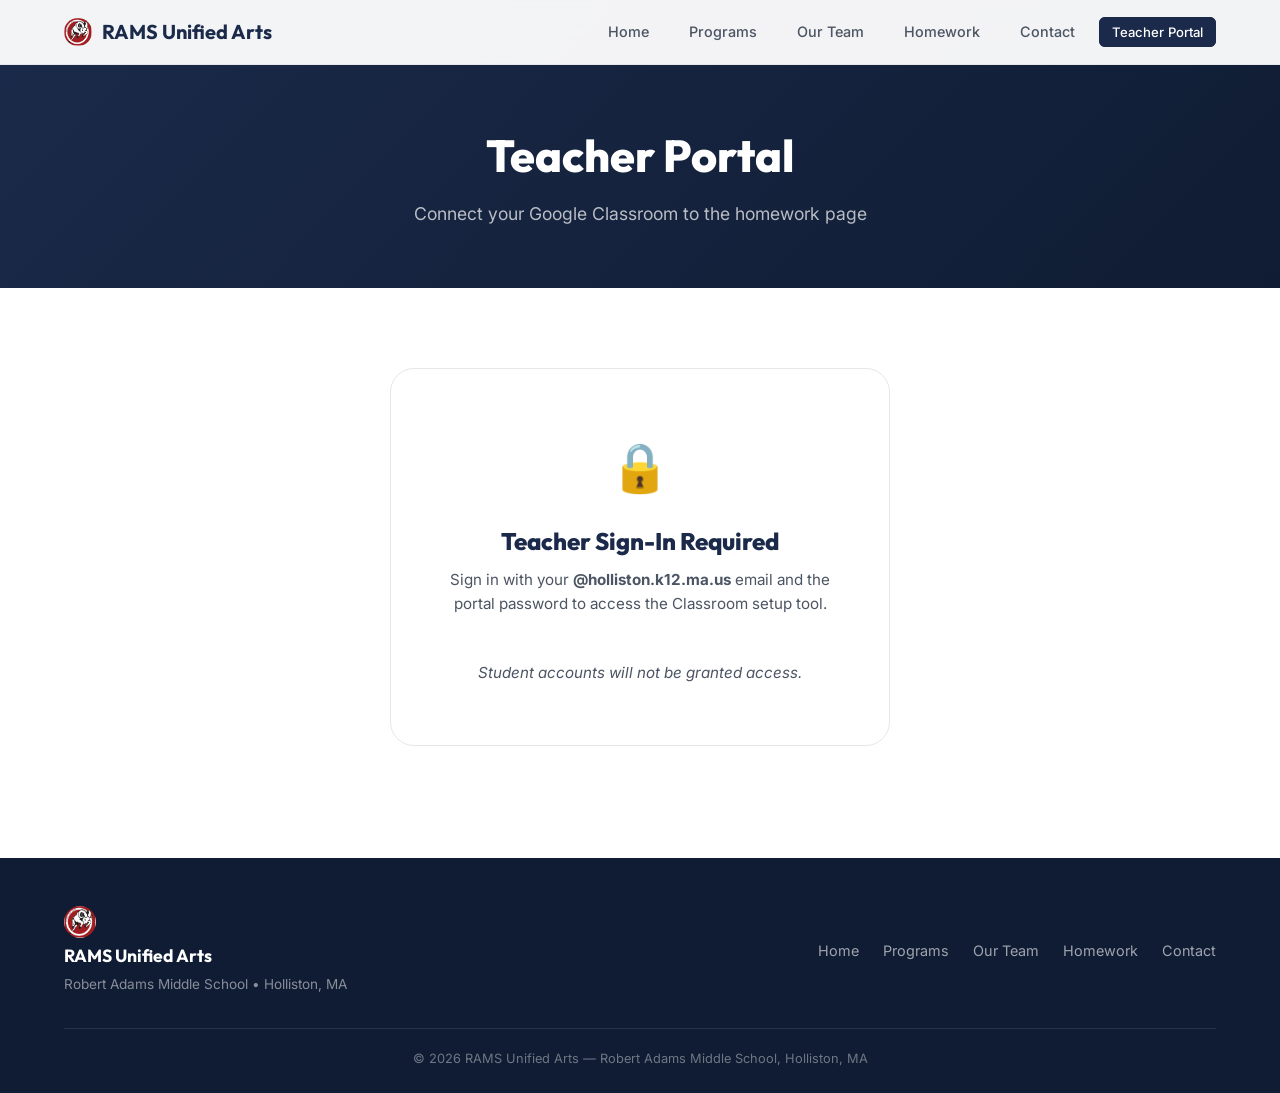
<file: teacher-portal.html>
<!--
    File: teacher-portal.html
    Author: Cole Perkins
    Date Created: 2026-04-12
    Date Last Modified: 2026-04-12
    Description: Teacher Portal page for the RAMS Unified Arts website. Protected
                 by Google Sign-In — only @holliston.k12.ma.us accounts can access
                 the Classroom setup tool. Uses Google Identity Services for auth.
-->
<!DOCTYPE html>
<html lang="en">
<head>
    <meta charset="UTF-8">
    <meta name="viewport" content="width=device-width, initial-scale=1.0">
    <title>Teacher Portal | RAMS Unified Arts</title>
    <link rel="stylesheet" href="css/styles.css">
    <link rel="preconnect" href="https://fonts.googleapis.com">
    <link href="https://fonts.googleapis.com/css2?family=Inter:wght@400;500;600;700;800&family=Outfit:wght@600;700;800&display=swap" rel="stylesheet">
    <script src="https://accounts.google.com/gsi/client" async defer></script>
</head>
<body>

    <!-- Navigation -->
    <nav class="navbar" id="navbar">
        <div class="nav-container">
            <a href="index.html" class="nav-logo">
                <img src="images/logo.webp" alt="RAMS Logo" class="logo-img">
                <span>RAMS Unified Arts</span>
            </a>
            <button class="nav-toggle" id="navToggle" aria-label="Toggle navigation">
                <span></span><span></span><span></span>
            </button>
            <ul class="nav-links" id="navLinks">
                <li><a href="index.html">Home</a></li>
                <li><a href="programs.html">Programs</a></li>
                <li><a href="team.html">Our Team</a></li>
                <li><a href="homework.html">Homework</a></li>
                <li><a href="contact.html">Contact</a></li>
                <li><a href="teacher-portal.html" class="active nav-teacher">Teacher Portal</a></li>
            </ul>
        </div>
    </nav>

    <!-- Page Header -->
    <header class="page-header">
        <div class="container">
            <h1>Teacher Portal</h1>
            <p>Connect your Google Classroom to the homework page</p>
        </div>
    </header>

    <main class="container section">

        <!-- LOCKED STATE: shown before sign-in -->
        <div id="portalLocked">
            <div class="portal-lock-card">
                <div class="portal-lock-icon">&#128274;</div>
                <h2>Teacher Sign-In Required</h2>
                <p>Sign in with your <strong>@holliston.k12.ma.us</strong> email and the portal password to access the Classroom setup tool.</p>

                <div id="googleSignInBtn" style="margin-top: 24px; display: flex; justify-content: center;"></div>

                <p class="portal-lock-note">Student accounts will not be granted access.</p>
            </div>
        </div>

        <!-- ACCESS DENIED: shown for non-holliston accounts -->
        <div id="portalDenied" style="display: none;">
            <div class="portal-lock-card portal-denied">
                <div class="portal-lock-icon">&#128683;</div>
                <h2>Access Denied</h2>
                <p id="deniedMessage">This portal is only available to Holliston staff accounts.</p>
                <button class="btn btn-outline" onclick="signOut()" style="margin-top: 16px;">Try a Different Account</button>
            </div>
        </div>

        <!-- UNLOCKED STATE: shown after successful sign-in -->
        <div id="portalUnlocked" style="display: none;">

            <!-- Signed-in banner -->
            <div class="portal-signed-in">
                <span>Signed in as <strong id="teacherName"></strong> (<span id="teacherEmail"></span>)</span>
                <button class="portal-signout-btn" onclick="signOut()">Sign Out</button>
            </div>

            <!-- Info Banner -->
            <div class="portal-info">
                <div class="portal-info-icon">&#9989;</div>
                <div>
                    <h3>Welcome to the Teacher Portal</h3>
                    <p>Use this tool to link your Google Classroom courses to the homework page.
                       Once connected, your posted assignments will automatically appear for
                       parents and students each day.</p>
                </div>
            </div>

            <!-- Link to Auth Page -->
            <div class="portal-action">
                <a href="https://script.google.com/macros/s/AKfycbxAUvxs8mRfCQ3_J42CQIk9bQVPDa9K7D00ZO-WZubCUYKWobf9IjxwBgJLSmOUA0Gh/exec?action=authorize"
                   target="_blank"
                   class="btn btn-primary portal-launch-btn">
                    Open Classroom Setup Tool
                </a>
                <p class="portal-action-note">Opens in a new tab so Google sign-in and saving work correctly.</p>
            </div>

            <!-- Help Section -->
            <div class="portal-help">
                <h3>Need Help?</h3>
                <div class="portal-help-grid">
                    <div class="portal-help-card">
                        <h4>Step 1: Co-Teacher Access</h4>
                        <p>Add <strong>perkinsc@holliston.k12.ma.us</strong> as a co-teacher
                           on each Google Classroom course you want on the homework page.</p>
                    </div>
                    <div class="portal-help-card">
                        <h4>Step 2: Fill Out the Form</h4>
                        <p>Enter your school email, display name, and subject above.
                           Then click "Load My Courses" to see your classes.</p>
                    </div>
                    <div class="portal-help-card">
                        <h4>Step 3: Select &amp; Save</h4>
                        <p>Check the courses you want included, then click
                           "Save Configuration." You're done!</p>
                    </div>
                    <div class="portal-help-card">
                        <h4>When Does It Update?</h4>
                        <p>The homework page refreshes automatically every morning at 6 AM.
                           You can also ask Mr. Perkins to trigger a manual refresh.</p>
                    </div>
                </div>
            </div>

        </div>

    </main>

    <!-- Footer -->
    <footer class="footer">
        <div class="container">
            <div class="footer-content">
                <div class="footer-brand">
                    <img src="images/logo.webp" alt="RAMS Logo" class="logo-img">
                    <span>RAMS Unified Arts</span>
                    <p>Robert Adams Middle School &bull; Holliston, MA</p>
                </div>
                <div class="footer-links">
                    <a href="index.html">Home</a>
                    <a href="programs.html">Programs</a>
                    <a href="team.html">Our Team</a>
                    <a href="homework.html">Homework</a>
                    <a href="contact.html">Contact</a>
                </div>
            </div>
            <div class="footer-bottom">
                <p>&copy; 2026 RAMS Unified Arts &mdash; Robert Adams Middle School, Holliston, MA</p>
            </div>
        </div>
    </footer>

    <script src="js/main.js"></script>
    <script>
        /*
         * Teacher Portal Authentication
         * Uses Google Identity Services to verify the user has a
         * @holliston.k12.ma.us account before showing the setup tool.
         *
         * ALLOWED_DOMAIN: only emails ending with this domain get access.
         * This is a client-side gate — enough to stop students from
         * accidentally changing configs. The Apps Script backend is the
         * real security layer.
         */
        var ALLOWED_DOMAIN = 'holliston.k12.ma.us';

        /*
         * Google OAuth Client ID
         * To get this:
         * 1. Go to console.cloud.google.com
         * 2. Create or select a project
         * 3. Go to APIs & Services > Credentials
         * 4. Create OAuth 2.0 Client ID (Web application)
         * 5. Add your GitHub Pages URL to Authorized JavaScript Origins
         *    (https://perkinscole.github.io)
         * 6. Paste the Client ID below
         */
        var GOOGLE_CLIENT_ID = '169372024678-bud9q4uir46pm5v3nn1or3obcvch3cca.apps.googleusercontent.com';

        // Check if we have a valid client ID configured
        var useGoogleAuth = GOOGLE_CLIENT_ID && GOOGLE_CLIENT_ID !== 'YOUR_GOOGLE_CLIENT_ID_HERE';

        window.addEventListener('load', function() {
            if (!useGoogleAuth) {
                // No client ID set up yet — fall back to simple email check
                showSimpleGate();
                return;
            }

            // Initialize Google Sign-In
            google.accounts.id.initialize({
                client_id: GOOGLE_CLIENT_ID,
                callback: handleCredentialResponse,
                auto_select: false
            });

            google.accounts.id.renderButton(
                document.getElementById('googleSignInBtn'),
                {
                    theme: 'outline',
                    size: 'large',
                    text: 'signin_with',
                    shape: 'rectangular',
                    width: 280
                }
            );
        });

        /**
         * Handles the Google Sign-In response.
         * Decodes the JWT to get the email and checks the domain.
         */
        function handleCredentialResponse(response) {
            // Decode the JWT (payload is the second base64 segment)
            var payload = JSON.parse(atob(response.credential.split('.')[1]));
            var email = payload.email || '';
            var name = payload.name || email;
            var domain = email.split('@')[1] || '';

            if (domain === ALLOWED_DOMAIN) {
                // Access granted
                document.getElementById('portalLocked').style.display = 'none';
                document.getElementById('portalDenied').style.display = 'none';
                document.getElementById('portalUnlocked').style.display = 'block';
                document.getElementById('teacherName').textContent = name;
                document.getElementById('teacherEmail').textContent = email;
            } else {
                // Access denied
                document.getElementById('portalLocked').style.display = 'none';
                document.getElementById('portalDenied').style.display = 'block';
                document.getElementById('deniedMessage').textContent =
                    'The account "' + email + '" is not a Holliston staff account. Please sign in with your @holliston.k12.ma.us email.';
            }
        }

        /**
         * Signs the user out and resets to the locked state.
         */
        function signOut() {
            if (useGoogleAuth) {
                google.accounts.id.disableAutoSelect();
            }
            document.getElementById('portalLocked').style.display = 'block';
            document.getElementById('portalDenied').style.display = 'none';
            document.getElementById('portalUnlocked').style.display = 'none';

            // Re-render sign-in button or simple gate
            if (useGoogleAuth) {
                google.accounts.id.renderButton(
                    document.getElementById('googleSignInBtn'),
                    { theme: 'outline', size: 'large', text: 'signin_with', shape: 'rectangular', width: 280 }
                );
            } else {
                showSimpleGate();
            }
        }

        /**
         * Fallback: simple email input gate when Google OAuth Client ID
         * isn't configured yet. Checks if typed email ends with the allowed domain.
         */
        var PORTAL_PASS = 'unified2026';

        function showSimpleGate() {
            var btnContainer = document.getElementById('googleSignInBtn');
            btnContainer.innerHTML =
                '<div style="width: 100%; max-width: 360px;">' +
                    '<input type="email" id="simpleEmail" placeholder="Enter your school email" ' +
                        'style="width:100%; padding:12px 16px; border:1px solid #d1d5db; border-radius:8px; font-size:0.95rem; margin-bottom:12px;">' +
                    '<input type="password" id="simplePassword" placeholder="Enter portal password" ' +
                        'style="width:100%; padding:12px 16px; border:1px solid #d1d5db; border-radius:8px; font-size:0.95rem; margin-bottom:12px;">' +
                    '<button class="btn btn-primary" onclick="checkSimpleEmail()" style="width:100%;">Sign In</button>' +
                '</div>';

            // Allow Enter key to submit
            setTimeout(function() {
                var passField = document.getElementById('simplePassword');
                if (passField) {
                    passField.addEventListener('keydown', function(e) {
                        if (e.key === 'Enter') checkSimpleEmail();
                    });
                }
            }, 100);
        }

        function checkSimpleEmail() {
            var email = (document.getElementById('simpleEmail').value || '').trim().toLowerCase();
            var password = (document.getElementById('simplePassword').value || '');
            var domain = email.split('@')[1] || '';

            if (!email) {
                alert('Please enter your school email.');
                return;
            }

            if (domain !== ALLOWED_DOMAIN) {
                document.getElementById('portalLocked').style.display = 'none';
                document.getElementById('portalDenied').style.display = 'block';
                document.getElementById('deniedMessage').textContent =
                    '"' + email + '" is not a Holliston staff account. Please use your @holliston.k12.ma.us email.';
                return;
            }

            if (password !== PORTAL_PASS) {
                alert('Incorrect password. Please try again.');
                return;
            }

            // Access granted
            var name = email.split('@')[0].replace(/[^a-zA-Z]/g, ' ');
            name = name.charAt(0).toUpperCase() + name.slice(1);
            document.getElementById('portalLocked').style.display = 'none';
            document.getElementById('portalDenied').style.display = 'none';
            document.getElementById('portalUnlocked').style.display = 'block';
            document.getElementById('teacherName').textContent = name;
            document.getElementById('teacherEmail').textContent = email;
        }
    </script>
</body>
</html>
</file>
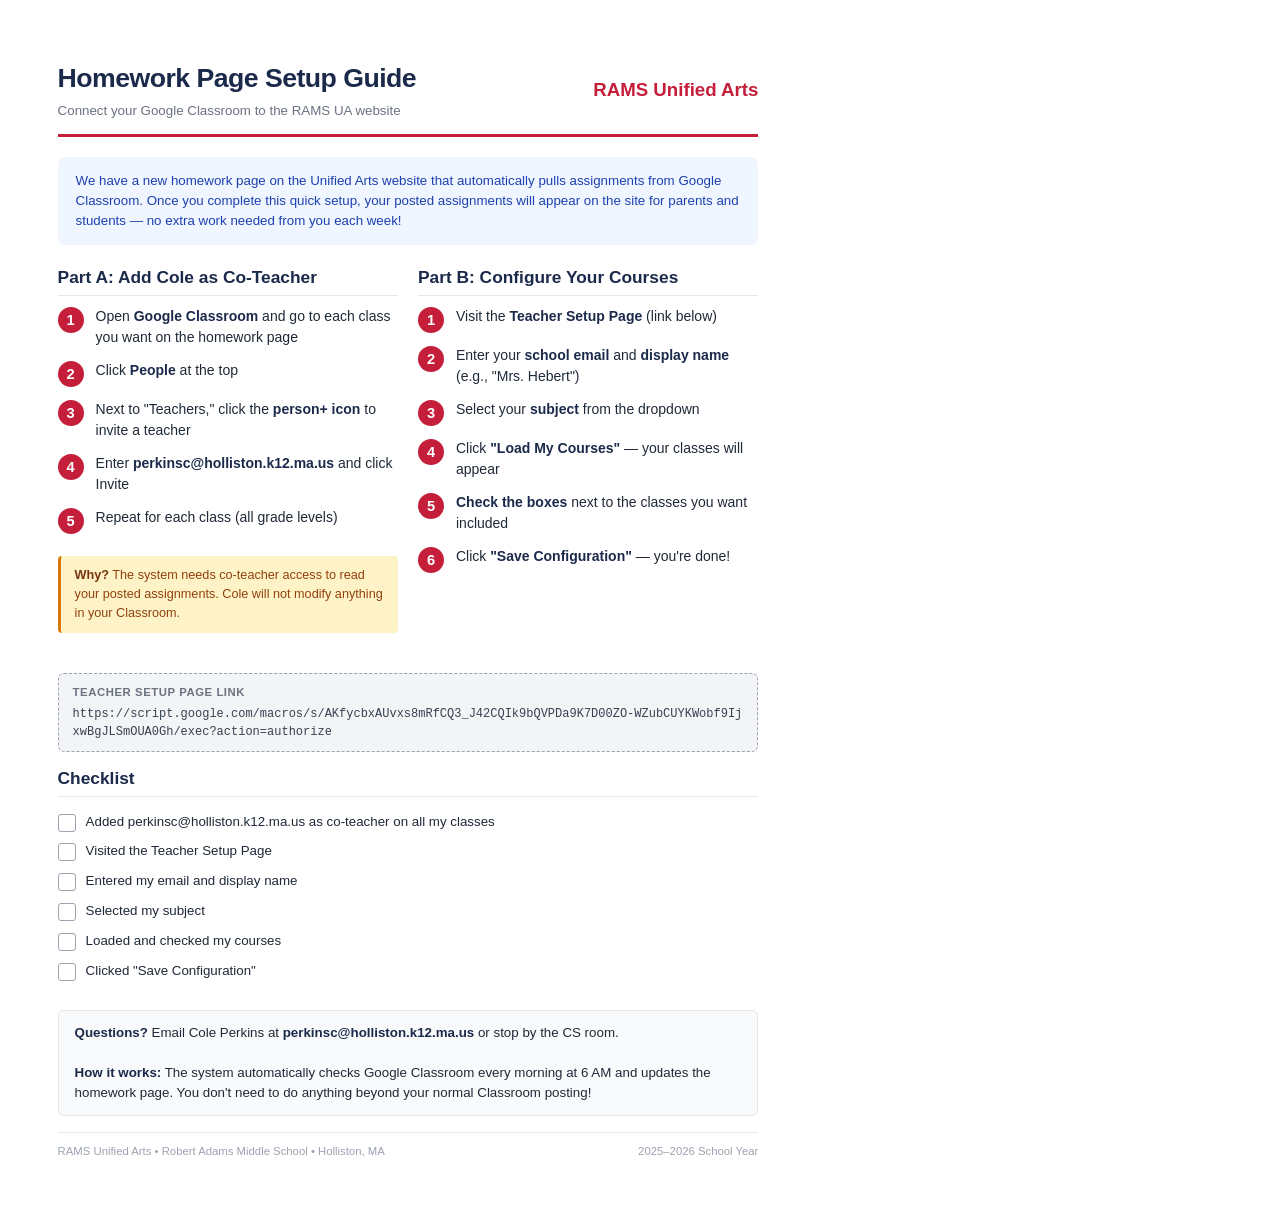
<file: teacher-setup-guide.html>
<!--
    File: teacher-setup-guide.html
    Author: Cole Perkins
    Date Created: 2026-04-12
    Date Last Modified: 2026-04-12
    Description: Printable one-page guide for UA teachers explaining how to
                 connect their Google Classroom to the RAMS UA homework page.
                 Designed to be printed or saved as PDF to share.
-->
<!DOCTYPE html>
<html lang="en">
<head>
    <meta charset="UTF-8">
    <meta name="viewport" content="width=device-width, initial-scale=1.0">
    <title>RAMS UA - Teacher Setup Guide</title>
    <style>
        @page {
            size: letter;
            margin: 0.6in;
        }

        * { margin: 0; padding: 0; box-sizing: border-box; }

        body {
            font-family: -apple-system, BlinkMacSystemFont, "Segoe UI", Arial, sans-serif;
            color: #1f2937;
            background: white;
            padding: 0.6in;
            max-width: 8.5in;
            line-height: 1.5;
        }

        /* Header */
        .header {
            display: flex;
            justify-content: space-between;
            align-items: center;
            border-bottom: 3px solid #C41E3A;
            padding-bottom: 12px;
            margin-bottom: 20px;
        }

        .header h1 {
            font-size: 20pt;
            color: #1B2A4A;
            letter-spacing: -0.02em;
        }

        .header .subtitle {
            font-size: 10pt;
            color: #6b7280;
        }

        .header .logo {
            font-size: 14pt;
            font-weight: 700;
            color: #C41E3A;
        }

        /* Intro */
        .intro {
            background: #eff6ff;
            border-radius: 8px;
            padding: 14px 18px;
            margin-bottom: 20px;
            font-size: 10pt;
            color: #1e40af;
        }

        /* Section headers */
        h2 {
            font-size: 13pt;
            color: #1B2A4A;
            margin-bottom: 10px;
            padding-bottom: 4px;
            border-bottom: 1px solid #e5e7eb;
        }

        /* Steps */
        .steps {
            margin-bottom: 22px;
        }

        .step {
            display: flex;
            gap: 12px;
            margin-bottom: 12px;
            align-items: flex-start;
        }

        .step-num {
            width: 26px;
            height: 26px;
            border-radius: 50%;
            background: #C41E3A;
            color: white;
            display: flex;
            align-items: center;
            justify-content: center;
            font-weight: 700;
            font-size: 11pt;
            flex-shrink: 0;
            margin-top: 1px;
        }

        .step-text {
            font-size: 10.5pt;
        }

        .step-text strong {
            color: #1B2A4A;
        }

        /* URL box */
        .url-box {
            background: #f3f4f6;
            border: 1px dashed #9ca3af;
            border-radius: 6px;
            padding: 10px 14px;
            margin: 14px 0;
            font-family: "SF Mono", "Consolas", monospace;
            font-size: 9pt;
            color: #374151;
            word-break: break-all;
        }

        .url-box .label {
            font-family: -apple-system, BlinkMacSystemFont, "Segoe UI", Arial, sans-serif;
            font-weight: 600;
            font-size: 8.5pt;
            color: #6b7280;
            text-transform: uppercase;
            letter-spacing: 0.05em;
            margin-bottom: 4px;
            display: block;
        }

        /* Two columns */
        .two-col {
            display: grid;
            grid-template-columns: 1fr 1fr;
            gap: 20px;
            margin-bottom: 22px;
        }

        /* Checklist */
        .checklist {
            list-style: none;
        }

        .checklist li {
            font-size: 10pt;
            padding: 5px 0 5px 28px;
            position: relative;
        }

        .checklist li::before {
            content: '';
            position: absolute;
            left: 0;
            top: 7px;
            width: 16px;
            height: 16px;
            border: 1.5px solid #9ca3af;
            border-radius: 3px;
        }

        /* Notes */
        .note {
            background: #fef3c7;
            border-left: 3px solid #d97706;
            border-radius: 4px;
            padding: 10px 14px;
            font-size: 9.5pt;
            color: #92400e;
            margin-bottom: 18px;
        }

        .note strong {
            color: #78350f;
        }

        /* Footer */
        .footer {
            margin-top: 16px;
            padding-top: 10px;
            border-top: 1px solid #e5e7eb;
            font-size: 8.5pt;
            color: #9ca3af;
            display: flex;
            justify-content: space-between;
        }

        /* Questions section */
        .contact-box {
            background: #f9fafb;
            border: 1px solid #e5e7eb;
            border-radius: 6px;
            padding: 12px 16px;
            font-size: 10pt;
        }

        .contact-box strong {
            color: #1B2A4A;
        }

        @media print {
            body { padding: 0; }
            .intro { -webkit-print-color-adjust: exact; print-color-adjust: exact; }
            .step-num { -webkit-print-color-adjust: exact; print-color-adjust: exact; }
            .note { -webkit-print-color-adjust: exact; print-color-adjust: exact; }
        }
    </style>
</head>
<body>

    <div class="header">
        <div>
            <h1>Homework Page Setup Guide</h1>
            <span class="subtitle">Connect your Google Classroom to the RAMS UA website</span>
        </div>
        <div class="logo">RAMS Unified Arts</div>
    </div>

    <div class="intro">
        We have a new homework page on the Unified Arts website that automatically pulls assignments from Google Classroom. Once you complete this quick setup, your posted assignments will appear on the site for parents and students — no extra work needed from you each week!
    </div>

    <div class="two-col">
        <div>
            <h2>Part A: Add Cole as Co-Teacher</h2>
            <div class="steps">
                <div class="step">
                    <span class="step-num">1</span>
                    <span class="step-text">Open <strong>Google Classroom</strong> and go to each class you want on the homework page</span>
                </div>
                <div class="step">
                    <span class="step-num">2</span>
                    <span class="step-text">Click <strong>People</strong> at the top</span>
                </div>
                <div class="step">
                    <span class="step-num">3</span>
                    <span class="step-text">Next to "Teachers," click the <strong>person+ icon</strong> to invite a teacher</span>
                </div>
                <div class="step">
                    <span class="step-num">4</span>
                    <span class="step-text">Enter <strong>perkinsc@holliston.k12.ma.us</strong> and click Invite</span>
                </div>
                <div class="step">
                    <span class="step-num">5</span>
                    <span class="step-text">Repeat for each class (all grade levels)</span>
                </div>
            </div>

            <div class="note">
                <strong>Why?</strong> The system needs co-teacher access to read your posted assignments. Cole will not modify anything in your Classroom.
            </div>
        </div>

        <div>
            <h2>Part B: Configure Your Courses</h2>
            <div class="steps">
                <div class="step">
                    <span class="step-num">1</span>
                    <span class="step-text">Visit the <strong>Teacher Setup Page</strong> (link below)</span>
                </div>
                <div class="step">
                    <span class="step-num">2</span>
                    <span class="step-text">Enter your <strong>school email</strong> and <strong>display name</strong> (e.g., "Mrs. Hebert")</span>
                </div>
                <div class="step">
                    <span class="step-num">3</span>
                    <span class="step-text">Select your <strong>subject</strong> from the dropdown</span>
                </div>
                <div class="step">
                    <span class="step-num">4</span>
                    <span class="step-text">Click <strong>"Load My Courses"</strong> — your classes will appear</span>
                </div>
                <div class="step">
                    <span class="step-num">5</span>
                    <span class="step-text"><strong>Check the boxes</strong> next to the classes you want included</span>
                </div>
                <div class="step">
                    <span class="step-num">6</span>
                    <span class="step-text">Click <strong>"Save Configuration"</strong> — you're done!</span>
                </div>
            </div>
        </div>
    </div>

    <div class="url-box">
        <span class="label">Teacher Setup Page Link</span>
        https://script.google.com/macros/s/AKfycbxAUvxs8mRfCQ3_J42CQIk9bQVPDa9K7D00ZO-WZubCUYKWobf9IjxwBgJLSmOUA0Gh/exec?action=authorize
    </div>

    <h2>Checklist</h2>
    <ul class="checklist">
        <li>Added perkinsc@holliston.k12.ma.us as co-teacher on all my classes</li>
        <li>Visited the Teacher Setup Page</li>
        <li>Entered my email and display name</li>
        <li>Selected my subject</li>
        <li>Loaded and checked my courses</li>
        <li>Clicked "Save Configuration"</li>
    </ul>

    <br>

    <div class="contact-box">
        <strong>Questions?</strong> Email Cole Perkins at
        <strong>perkinsc@holliston.k12.ma.us</strong> or stop by the CS room.
        <br><br>
        <strong>How it works:</strong> The system automatically checks Google Classroom every morning at 6 AM and updates the homework page. You don't need to do anything beyond your normal Classroom posting!
    </div>

    <div class="footer">
        <span>RAMS Unified Arts &bull; Robert Adams Middle School &bull; Holliston, MA</span>
        <span>2025&ndash;2026 School Year</span>
    </div>

</body>
</html>
</file>
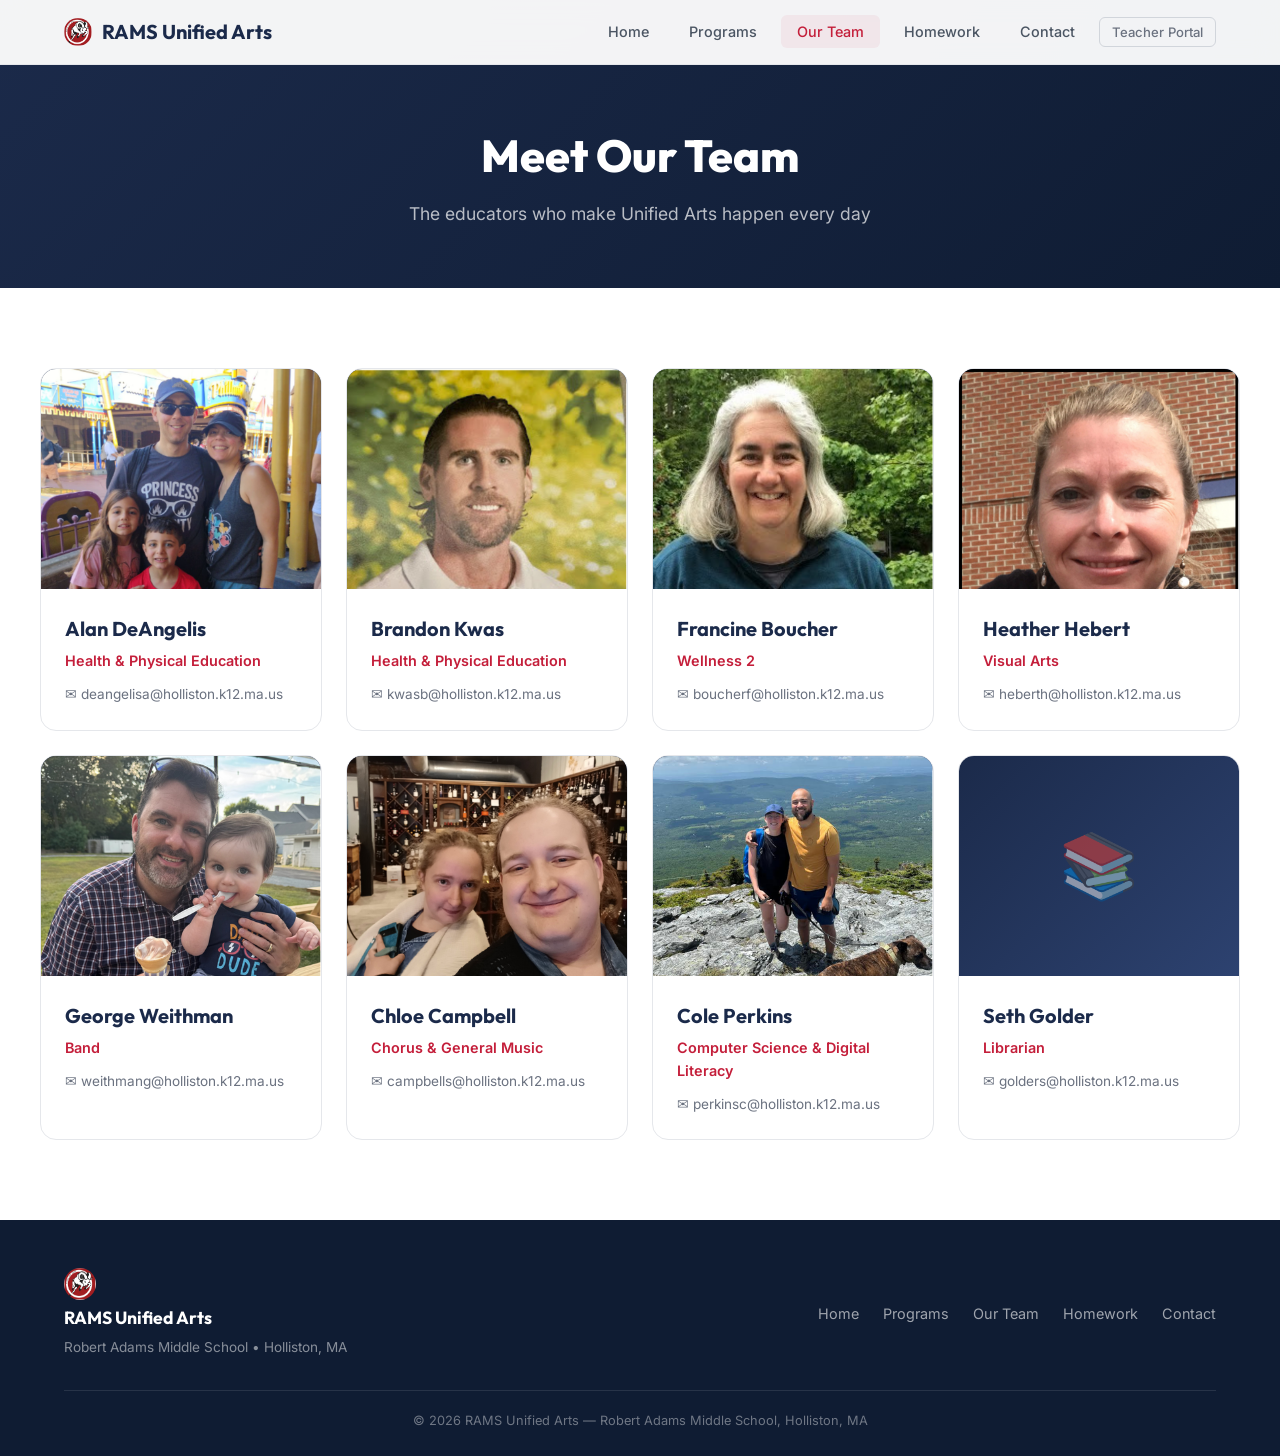
<file: team.html>
<!--
    File: team.html
    Author: Cole Perkins
    Date Created: 2026-04-12
    Date Last Modified: 2026-04-12
    Description: Meet the Team page for the RAMS Unified Arts website. Displays
                 teacher profiles with their subject areas and contact emails.
                 Photo placeholders are included for future addition.
-->
<!DOCTYPE html>
<html lang="en">
<head>
    <meta charset="UTF-8">
    <meta name="viewport" content="width=device-width, initial-scale=1.0">
    <title>Our Team | RAMS Unified Arts</title>
    <link rel="stylesheet" href="css/styles.css">
    <link rel="preconnect" href="https://fonts.googleapis.com">
    <link href="https://fonts.googleapis.com/css2?family=Inter:wght@400;500;600;700;800&family=Outfit:wght@600;700;800&display=swap" rel="stylesheet">
</head>
<body>

    <!-- Navigation -->
    <nav class="navbar" id="navbar">
        <div class="nav-container">
            <a href="index.html" class="nav-logo">
                <img src="images/logo.webp" alt="RAMS Logo" class="logo-img">
                <span>RAMS Unified Arts</span>
            </a>
            <button class="nav-toggle" id="navToggle" aria-label="Toggle navigation">
                <span></span><span></span><span></span>
            </button>
            <ul class="nav-links" id="navLinks">
                <li><a href="index.html">Home</a></li>
                <li><a href="programs.html">Programs</a></li>
                <li><a href="team.html" class="active">Our Team</a></li>
                <li><a href="homework.html">Homework</a></li>
                <li><a href="contact.html">Contact</a></li>
                <li><a href="teacher-portal.html" class="nav-teacher">Teacher Portal</a></li>
            </ul>
        </div>
    </nav>

    <!-- Page Header -->
    <header class="page-header">
        <div class="container">
            <h1>Meet Our Team</h1>
            <p>The educators who make Unified Arts happen every day</p>
        </div>
    </header>

    <main class="container section">
        <div class="team-grid">

            <div class="team-card">
                <div class="team-card-img">
                    <img src="images/deangelis.png" alt="Alan DeAngelis">
                </div>
                <div class="team-card-body">
                    <h3>Alan DeAngelis</h3>
                    <p class="team-role">Health &amp; Physical Education</p>
                    <a href="mailto:deangelisa@holliston.k12.ma.us" class="team-email">
                        &#9993; deangelisa@holliston.k12.ma.us
                    </a>
                </div>
            </div>

            <div class="team-card">
                <div class="team-card-img">
                    <img src="images/kwas.png" alt="Brandon Kwas">
                </div>
                <div class="team-card-body">
                    <h3>Brandon Kwas</h3>
                    <p class="team-role">Health &amp; Physical Education</p>
                    <a href="mailto:kwasb@holliston.k12.ma.us" class="team-email">
                        &#9993; kwasb@holliston.k12.ma.us
                    </a>
                </div>
            </div>

            <div class="team-card">
                <div class="team-card-img">
                    <img src="images/boucher.png" alt="Francine Boucher">
                </div>
                <div class="team-card-body">
                    <h3>Francine Boucher</h3>
                    <p class="team-role">Wellness 2</p>
                    <a href="mailto:boucherf@holliston.k12.ma.us" class="team-email">
                        &#9993; boucherf@holliston.k12.ma.us
                    </a>
                </div>
            </div>

            <div class="team-card">
                <div class="team-card-img">
                    <img src="images/hebert.png" alt="Heather Hebert">
                </div>
                <div class="team-card-body">
                    <h3>Heather Hebert</h3>
                    <p class="team-role">Visual Arts</p>
                    <a href="mailto:heberth@holliston.k12.ma.us" class="team-email">
                        &#9993; heberth@holliston.k12.ma.us
                    </a>
                </div>
            </div>

            <div class="team-card">
                <div class="team-card-img">
                    <img src="images/weithman.png" alt="George Weithman">
                </div>
                <div class="team-card-body">
                    <h3>George Weithman</h3>
                    <p class="team-role">Band</p>
                    <a href="mailto:weithmang@holliston.k12.ma.us" class="team-email">
                        &#9993; weithmang@holliston.k12.ma.us
                    </a>
                </div>
            </div>

            <div class="team-card">
                <div class="team-card-img">
                    <img src="images/campbell.png" alt="Chloe Campbell">
                </div>
                <div class="team-card-body">
                    <h3>Chloe Campbell</h3>
                    <p class="team-role">Chorus &amp; General Music</p>
                    <a href="mailto:campbells@holliston.k12.ma.us" class="team-email">
                        &#9993; campbells@holliston.k12.ma.us
                    </a>
                </div>
            </div>

            <div class="team-card">
                <div class="team-card-img">
                    <img src="images/perkins.png" alt="Cole Perkins">
                </div>
                <div class="team-card-body">
                    <h3>Cole Perkins</h3>
                    <p class="team-role">Computer Science &amp; Digital Literacy</p>
                    <a href="mailto:perkinsc@holliston.k12.ma.us" class="team-email">
                        &#9993; perkinsc@holliston.k12.ma.us
                    </a>
                </div>
            </div>

            <div class="team-card">
                <div class="team-card-img">
                    <span class="placeholder-icon">&#128218;</span>
                </div>
                <div class="team-card-body">
                    <h3>Seth Golder</h3>
                    <p class="team-role">Librarian</p>
                    <a href="mailto:golders@holliston.k12.ma.us" class="team-email">
                        &#9993; golders@holliston.k12.ma.us
                    </a>
                </div>
            </div>

        </div>
    </main>

    <!-- Footer -->
    <footer class="footer">
        <div class="container">
            <div class="footer-content">
                <div class="footer-brand">
                    <img src="images/logo.webp" alt="RAMS Logo" class="logo-img">
                    <span>RAMS Unified Arts</span>
                    <p>Robert Adams Middle School &bull; Holliston, MA</p>
                </div>
                <div class="footer-links">
                    <a href="index.html">Home</a>
                    <a href="programs.html">Programs</a>
                    <a href="team.html">Our Team</a>
                    <a href="homework.html">Homework</a>
                    <a href="contact.html">Contact</a>
                </div>
            </div>
            <div class="footer-bottom">
                <p>&copy; 2026 RAMS Unified Arts &mdash; Robert Adams Middle School, Holliston, MA</p>
            </div>
        </div>
    </footer>

    <script src="js/main.js"></script>
</body>
</html>
</file>
<file: css/styles.css>
/*
    File: css/styles.css
    Author: Cole Perkins
    Date Created: 2026-04-12
    Date Last Modified: 2026-04-12
    Description: Main stylesheet for the RAMS Unified Arts website.
                 Uses school colors (red, navy blue, white) with a clean,
                 modern design. Fully responsive for mobile/tablet/desktop.
*/

/* ===================== RESET & BASE ===================== */
*, *::before, *::after {
    margin: 0;
    padding: 0;
    box-sizing: border-box;
}

:root {
    --red: #C41E3A;
    --red-dark: #9B1B30;
    --red-light: #E8425A;
    --navy: #1B2A4A;
    --navy-dark: #0F1C33;
    --navy-light: #2D4270;
    --blue: #2E5EAA;
    --white: #FFFFFF;
    --off-white: #F7F8FA;
    --gray-50: #F9FAFB;
    --gray-100: #F3F4F6;
    --gray-200: #E5E7EB;
    --gray-300: #D1D5DB;
    --gray-400: #9CA3AF;
    --gray-500: #6B7280;
    --gray-600: #4B5563;
    --gray-700: #374151;
    --gray-800: #1F2937;
    --gold: #D4A843;
    --gold-light: #F0D78C;

    --font-body: 'Inter', -apple-system, BlinkMacSystemFont, sans-serif;
    --font-heading: 'Outfit', 'Inter', sans-serif;

    --shadow-sm: 0 1px 2px rgba(0,0,0,0.05);
    --shadow-md: 0 4px 12px rgba(0,0,0,0.08);
    --shadow-lg: 0 8px 30px rgba(0,0,0,0.12);
    --shadow-xl: 0 16px 48px rgba(0,0,0,0.15);

    --radius-sm: 6px;
    --radius-md: 10px;
    --radius-lg: 16px;
    --radius-xl: 24px;

    --transition: 0.25s ease;
}

html {
    scroll-behavior: smooth;
    font-size: 16px;
}

body {
    font-family: var(--font-body);
    color: var(--gray-800);
    background: var(--white);
    line-height: 1.6;
    -webkit-font-smoothing: antialiased;
}

a {
    color: inherit;
    text-decoration: none;
}

img {
    max-width: 100%;
    display: block;
}

ul {
    list-style: none;
}

.container {
    max-width: 1200px;
    margin: 0 auto;
    padding: 0 24px;
}

.section {
    padding: 80px 0;
}

.section-alt {
    background: var(--off-white);
}

.section-title {
    font-family: var(--font-heading);
    font-size: 2.25rem;
    font-weight: 800;
    color: var(--navy);
    margin-bottom: 8px;
    letter-spacing: -0.02em;
}

.section-subtitle {
    font-size: 1.1rem;
    color: var(--gray-500);
    margin-bottom: 48px;
}

/* ===================== NAVBAR ===================== */
.navbar {
    position: fixed;
    top: 0;
    left: 0;
    right: 0;
    z-index: 1000;
    background: rgba(255,255,255,0.95);
    backdrop-filter: blur(12px);
    border-bottom: 1px solid var(--gray-200);
    transition: var(--transition);
}

.navbar.scrolled {
    box-shadow: var(--shadow-md);
}

.nav-container {
    max-width: 1200px;
    margin: 0 auto;
    padding: 0 24px;
    display: flex;
    align-items: center;
    justify-content: space-between;
    height: 64px;
}

.nav-logo {
    display: flex;
    align-items: center;
    gap: 10px;
    font-family: var(--font-heading);
    font-size: 1.25rem;
    font-weight: 700;
    color: var(--navy);
}

.logo-icon {
    font-size: 1.5rem;
}

.logo-img {
    height: 28px;
    width: 28px;
    border-radius: 50%;
    object-fit: cover;
}

.footer-brand .logo-img {
    height: 32px;
    width: 32px;
}

.nav-links {
    display: flex;
    gap: 8px;
}

.nav-links a {
    padding: 8px 16px;
    border-radius: var(--radius-sm);
    font-size: 0.9rem;
    font-weight: 500;
    color: var(--gray-600);
    transition: var(--transition);
}

.nav-links a:hover,
.nav-links a.active {
    color: var(--red);
    background: rgba(196, 30, 58, 0.06);
}

.nav-toggle {
    display: none;
    flex-direction: column;
    gap: 5px;
    background: none;
    border: none;
    cursor: pointer;
    padding: 4px;
}

.nav-toggle span {
    width: 24px;
    height: 2px;
    background: var(--navy);
    border-radius: 2px;
    transition: var(--transition);
}

/* ===================== HERO ===================== */
.hero {
    position: relative;
    min-height: 85vh;
    display: flex;
    align-items: center;
    justify-content: center;
    background: linear-gradient(135deg, var(--navy) 0%, var(--navy-dark) 50%, var(--red-dark) 100%);
    overflow: hidden;
    padding-top: 64px;
}

.hero-bg-shapes {
    position: absolute;
    inset: 0;
    overflow: hidden;
}

.shape {
    position: absolute;
    border-radius: 50%;
    opacity: 0.08;
}

.shape-1 {
    width: 600px;
    height: 600px;
    background: var(--red);
    top: -200px;
    right: -100px;
}

.shape-2 {
    width: 400px;
    height: 400px;
    background: var(--gold);
    bottom: -100px;
    left: -100px;
}

.shape-3 {
    width: 300px;
    height: 300px;
    background: var(--white);
    top: 40%;
    left: 60%;
}

.hero-content {
    position: relative;
    text-align: center;
    padding: 40px 24px;
    max-width: 750px;
}

.hero-subtitle {
    font-size: 1rem;
    font-weight: 600;
    text-transform: uppercase;
    letter-spacing: 0.15em;
    color: var(--gold-light);
    margin-bottom: 12px;
}

.hero-title {
    font-family: var(--font-heading);
    font-size: clamp(3rem, 8vw, 5rem);
    font-weight: 800;
    color: var(--white);
    line-height: 1.1;
    margin-bottom: 20px;
    letter-spacing: -0.03em;
}

.hero-description {
    font-size: 1.2rem;
    color: rgba(255,255,255,0.8);
    margin-bottom: 36px;
    line-height: 1.7;
}

.hero-actions {
    display: flex;
    gap: 16px;
    justify-content: center;
    flex-wrap: wrap;
}

/* ===================== BUTTONS ===================== */
.btn {
    display: inline-flex;
    align-items: center;
    gap: 8px;
    padding: 14px 28px;
    border-radius: var(--radius-md);
    font-size: 0.95rem;
    font-weight: 600;
    cursor: pointer;
    transition: var(--transition);
    border: 2px solid transparent;
    text-align: center;
}

.btn-primary {
    background: var(--red);
    color: var(--white);
    border-color: var(--red);
}

.btn-primary:hover {
    background: var(--red-dark);
    border-color: var(--red-dark);
    transform: translateY(-2px);
    box-shadow: var(--shadow-lg);
}

.btn-secondary {
    background: rgba(255,255,255,0.15);
    color: var(--white);
    border-color: rgba(255,255,255,0.3);
}

.btn-secondary:hover {
    background: rgba(255,255,255,0.25);
    transform: translateY(-2px);
}

.btn-outline {
    background: transparent;
    color: var(--navy);
    border-color: var(--navy);
}

.btn-outline:hover {
    background: var(--navy);
    color: var(--white);
    transform: translateY(-2px);
}

/* ===================== QUICK LINKS ===================== */
.quick-links {
    background: var(--white);
    padding: 48px 0;
    margin-top: -40px;
    position: relative;
    z-index: 10;
}

.quick-grid {
    display: grid;
    grid-template-columns: repeat(auto-fit, minmax(120px, 1fr));
    gap: 16px;
    max-width: 900px;
    margin: 0 auto;
}

.quick-card {
    display: flex;
    flex-direction: column;
    align-items: center;
    gap: 8px;
    padding: 20px 12px;
    border-radius: var(--radius-lg);
    background: var(--gray-50);
    border: 1px solid var(--gray-200);
    transition: var(--transition);
    text-align: center;
}

.quick-card:hover {
    background: var(--white);
    border-color: var(--red);
    transform: translateY(-4px);
    box-shadow: var(--shadow-md);
}

.quick-icon {
    font-size: 2rem;
}

.quick-label {
    font-size: 0.8rem;
    font-weight: 600;
    color: var(--gray-700);
}

/* ===================== VALUES ===================== */
.values-grid {
    display: grid;
    grid-template-columns: repeat(auto-fit, minmax(250px, 1fr));
    gap: 24px;
}

.value-card {
    padding: 32px 28px;
    background: var(--white);
    border-radius: var(--radius-lg);
    border: 1px solid var(--gray-200);
    transition: var(--transition);
}

.value-card:hover {
    border-color: var(--red);
    box-shadow: var(--shadow-md);
    transform: translateY(-4px);
}

.value-icon {
    font-size: 2.5rem;
    margin-bottom: 16px;
}

.value-card h3 {
    font-family: var(--font-heading);
    font-size: 1.2rem;
    font-weight: 700;
    color: var(--navy);
    margin-bottom: 10px;
}

.value-card p {
    font-size: 0.95rem;
    color: var(--gray-600);
    line-height: 1.6;
}

/* ===================== ABOUT ===================== */
.about-content {
    display: grid;
    grid-template-columns: 1.5fr 1fr;
    gap: 60px;
    align-items: center;
}

.about-text p {
    font-size: 1.05rem;
    color: var(--gray-600);
    margin-bottom: 16px;
    line-height: 1.7;
}

.about-highlights {
    margin-top: 20px;
}

.about-highlights li {
    padding: 8px 0 8px 28px;
    position: relative;
    font-weight: 500;
    color: var(--gray-700);
}

.about-highlights li::before {
    content: '';
    position: absolute;
    left: 0;
    top: 14px;
    width: 12px;
    height: 12px;
    background: var(--red);
    border-radius: 50%;
    opacity: 0.7;
}

.about-stats {
    display: grid;
    grid-template-columns: 1fr 1fr;
    gap: 20px;
}

.stat-card {
    display: flex;
    flex-direction: column;
    align-items: center;
    padding: 28px 16px;
    background: var(--white);
    border-radius: var(--radius-lg);
    border: 1px solid var(--gray-200);
    text-align: center;
}

.stat-number {
    font-family: var(--font-heading);
    font-size: 2.8rem;
    font-weight: 800;
    color: var(--red);
    line-height: 1;
}

.stat-label {
    font-size: 0.85rem;
    font-weight: 600;
    color: var(--gray-500);
    margin-top: 6px;
    text-transform: uppercase;
    letter-spacing: 0.05em;
}

/* ===================== SPOTLIGHT ===================== */
.spotlight-grid {
    display: grid;
    grid-template-columns: repeat(auto-fit, minmax(280px, 1fr));
    gap: 24px;
}

.spotlight-card {
    padding: 32px 28px;
    background: var(--navy);
    color: var(--white);
    border-radius: var(--radius-lg);
    transition: var(--transition);
}

.spotlight-card:hover {
    transform: translateY(-4px);
    box-shadow: var(--shadow-lg);
}

.spotlight-card h3 {
    font-family: var(--font-heading);
    font-size: 1.3rem;
    font-weight: 700;
    margin-bottom: 10px;
}

.spotlight-card p {
    font-size: 0.95rem;
    color: rgba(255,255,255,0.75);
    line-height: 1.6;
}

/* ===================== CTA ===================== */
.cta {
    background: linear-gradient(135deg, var(--red) 0%, var(--red-dark) 100%);
}

.cta-content {
    text-align: center;
    max-width: 600px;
    margin: 0 auto;
}

.cta-content h2 {
    font-family: var(--font-heading);
    font-size: 2.25rem;
    font-weight: 800;
    color: var(--white);
    margin-bottom: 12px;
}

.cta-content p {
    font-size: 1.1rem;
    color: rgba(255,255,255,0.85);
    margin-bottom: 32px;
}

.cta-actions {
    display: flex;
    gap: 16px;
    justify-content: center;
    flex-wrap: wrap;
}

.cta .btn-primary {
    background: var(--white);
    color: var(--red);
    border-color: var(--white);
}

.cta .btn-primary:hover {
    background: var(--gray-100);
    border-color: var(--gray-100);
}

.cta .btn-outline {
    color: var(--white);
    border-color: rgba(255,255,255,0.5);
}

.cta .btn-outline:hover {
    background: rgba(255,255,255,0.15);
    border-color: var(--white);
    color: var(--white);
}

/* ===================== FOOTER ===================== */
.footer {
    background: var(--navy-dark);
    color: rgba(255,255,255,0.7);
    padding: 48px 0 24px;
}

.footer-content {
    display: flex;
    justify-content: space-between;
    align-items: center;
    margin-bottom: 32px;
    flex-wrap: wrap;
    gap: 24px;
}

.footer-brand {
    display: flex;
    flex-direction: column;
    gap: 4px;
    font-family: var(--font-heading);
    font-weight: 700;
    font-size: 1.1rem;
    color: var(--white);
}

.footer-brand p {
    font-family: var(--font-body);
    font-weight: 400;
    font-size: 0.85rem;
    color: rgba(255,255,255,0.5);
}

.footer-links {
    display: flex;
    gap: 24px;
    flex-wrap: wrap;
}

.footer-links a {
    font-size: 0.9rem;
    color: rgba(255,255,255,0.6);
    transition: var(--transition);
}

.footer-links a:hover {
    color: var(--white);
}

.footer-bottom {
    border-top: 1px solid rgba(255,255,255,0.1);
    padding-top: 20px;
    text-align: center;
    font-size: 0.8rem;
    color: rgba(255,255,255,0.4);
}

/* ===================== PROGRAMS PAGE ===================== */
.page-header {
    background: linear-gradient(135deg, var(--navy) 0%, var(--navy-dark) 100%);
    padding: 120px 0 60px;
    text-align: center;
}

.page-header h1 {
    font-family: var(--font-heading);
    font-size: 2.8rem;
    font-weight: 800;
    color: var(--white);
    margin-bottom: 8px;
}

.page-header p {
    font-size: 1.1rem;
    color: rgba(255,255,255,0.7);
}

.program-section {
    padding: 60px 0;
    border-bottom: 1px solid var(--gray-200);
}

.program-section:last-of-type {
    border-bottom: none;
}

.program-header {
    display: flex;
    align-items: center;
    gap: 16px;
    margin-bottom: 24px;
}

.program-icon {
    font-size: 2.5rem;
    width: 64px;
    height: 64px;
    display: flex;
    align-items: center;
    justify-content: center;
    background: var(--gray-50);
    border-radius: var(--radius-lg);
    border: 1px solid var(--gray-200);
}

.program-header h2 {
    font-family: var(--font-heading);
    font-size: 2rem;
    font-weight: 800;
    color: var(--navy);
}

.program-content {
    display: grid;
    grid-template-columns: 1fr 1fr;
    gap: 40px;
}

.program-info p {
    font-size: 1rem;
    color: var(--gray-600);
    line-height: 1.7;
    margin-bottom: 16px;
}

.program-info ul {
    margin-top: 12px;
}

.program-info li {
    padding: 6px 0 6px 20px;
    position: relative;
    color: var(--gray-700);
    font-size: 0.95rem;
}

.program-info li::before {
    content: '';
    position: absolute;
    left: 0;
    top: 13px;
    width: 8px;
    height: 8px;
    background: var(--red);
    border-radius: 50%;
    opacity: 0.6;
}

.curriculum-grid {
    display: grid;
    gap: 16px;
}

.curriculum-card {
    padding: 20px 24px;
    background: var(--gray-50);
    border-radius: var(--radius-md);
    border-left: 4px solid var(--red);
}

.curriculum-card h4 {
    font-family: var(--font-heading);
    font-size: 0.95rem;
    font-weight: 700;
    color: var(--navy);
    margin-bottom: 8px;
}

.curriculum-card ul {
    margin: 0;
}

.curriculum-card li {
    padding: 3px 0 3px 16px;
    font-size: 0.88rem;
    color: var(--gray-600);
}

.curriculum-card li::before {
    width: 6px;
    height: 6px;
    top: 11px;
}

/* ===================== TEAM PAGE ===================== */
.team-grid {
    display: grid;
    grid-template-columns: repeat(auto-fit, minmax(280px, 1fr));
    gap: 24px;
}

.team-card {
    background: var(--white);
    border-radius: var(--radius-lg);
    border: 1px solid var(--gray-200);
    overflow: hidden;
    transition: var(--transition);
}

.team-card:hover {
    box-shadow: var(--shadow-lg);
    transform: translateY(-4px);
    border-color: var(--red);
}

.team-card-img {
    height: 220px;
    background: linear-gradient(135deg, var(--navy) 0%, var(--navy-light) 100%);
    display: flex;
    align-items: center;
    justify-content: center;
    overflow: hidden;
}

.team-card-img img {
    width: 100%;
    height: 100%;
    object-fit: cover;
    object-position: center top;
}

.team-card-img .placeholder-icon {
    font-size: 4rem;
    opacity: 0.5;
}

.team-card-body {
    padding: 24px;
}

.team-card-body h3 {
    font-family: var(--font-heading);
    font-size: 1.25rem;
    font-weight: 700;
    color: var(--navy);
    margin-bottom: 4px;
}

.team-card-body .team-role {
    font-size: 0.9rem;
    color: var(--red);
    font-weight: 600;
    margin-bottom: 12px;
}

.team-card-body .team-email {
    font-size: 0.85rem;
    color: var(--gray-500);
    display: flex;
    align-items: center;
    gap: 6px;
}

.team-card-body .team-email:hover {
    color: var(--blue);
}

/* ===================== HOMEWORK PAGE ===================== */
/* Tab Switcher */
.hw-tabs {
    display: flex;
    gap: 4px;
    margin-bottom: 32px;
    background: var(--gray-100);
    border-radius: var(--radius-md);
    padding: 4px;
    max-width: 300px;
}

.hw-tab {
    flex: 1;
    padding: 10px 20px;
    border-radius: var(--radius-sm);
    border: none;
    background: transparent;
    font-family: var(--font-body);
    font-size: 0.9rem;
    font-weight: 600;
    color: var(--gray-500);
    cursor: pointer;
    transition: var(--transition);
}

.hw-tab.active {
    background: var(--white);
    color: var(--navy);
    box-shadow: var(--shadow-sm);
}

.hw-tab:hover:not(.active) {
    color: var(--gray-700);
}

.hw-controls {
    display: flex;
    gap: 12px;
    margin-bottom: 32px;
    flex-wrap: wrap;
}

.hw-filter-btn {
    padding: 8px 20px;
    border-radius: 100px;
    border: 1px solid var(--gray-300);
    background: var(--white);
    font-size: 0.88rem;
    font-weight: 500;
    color: var(--gray-600);
    cursor: pointer;
    transition: var(--transition);
}

.hw-filter-btn:hover,
.hw-filter-btn.active {
    background: var(--red);
    color: var(--white);
    border-color: var(--red);
}

.hw-week-header {
    display: flex;
    justify-content: space-between;
    align-items: center;
    margin-bottom: 24px;
    padding-bottom: 16px;
    border-bottom: 2px solid var(--gray-200);
}

.hw-week-header h2 {
    font-family: var(--font-heading);
    font-size: 1.5rem;
    font-weight: 700;
    color: var(--navy);
}

.hw-week-header .hw-date {
    font-size: 0.9rem;
    color: var(--gray-500);
    font-weight: 500;
}

.hw-grid {
    display: grid;
    gap: 20px;
    margin-bottom: 48px;
}

.hw-card {
    background: var(--white);
    border: 1px solid var(--gray-200);
    border-radius: var(--radius-lg);
    overflow: hidden;
    transition: var(--transition);
}

.hw-card:hover {
    box-shadow: var(--shadow-md);
}

.hw-card-header {
    display: flex;
    align-items: center;
    gap: 12px;
    padding: 16px 24px;
    background: var(--gray-50);
    border-bottom: 1px solid var(--gray-200);
    cursor: pointer;
}

.hw-card-icon {
    font-size: 1.5rem;
}

.hw-card-header h3 {
    font-family: var(--font-heading);
    font-size: 1.1rem;
    font-weight: 700;
    color: var(--navy);
    flex: 1;
}

.hw-card-toggle {
    font-size: 1.2rem;
    color: var(--gray-400);
    transition: var(--transition);
}

.hw-card.open .hw-card-toggle {
    transform: rotate(180deg);
}

.hw-card-body {
    padding: 0 24px;
    max-height: 0;
    overflow: hidden;
    transition: max-height 0.35s ease, padding 0.35s ease;
}

.hw-card.open .hw-card-body {
    padding: 20px 24px;
    max-height: none;
}

.hw-grade-row {
    display: grid;
    grid-template-columns: 80px 1fr;
    gap: 12px;
    padding: 10px 0;
    border-bottom: 1px solid var(--gray-100);
    font-size: 0.92rem;
}

.hw-grade-row:last-child {
    border-bottom: none;
}

.hw-grade-label {
    font-weight: 600;
    color: var(--navy);
}

.hw-grade-content {
    color: var(--gray-600);
}

.hw-grade-section {
    padding: 12px 0;
    border-bottom: 1px solid var(--gray-100);
}

.hw-grade-section:last-child {
    border-bottom: none;
}

.hw-grade-label-header {
    font-family: var(--font-heading);
    font-size: 1rem;
    font-weight: 700;
    color: var(--navy);
    padding-bottom: 8px;
    margin-bottom: 8px;
    border-bottom: 2px solid var(--red);
    display: inline-block;
}

.hw-day-group {
    display: grid;
    grid-template-columns: 100px 1fr;
    gap: 8px;
    padding: 10px 14px;
    border-radius: var(--radius-sm);
    margin-bottom: 2px;
}

.hw-day-even {
    background: var(--gray-50);
}

.hw-day-odd {
    background: var(--white);
}

.hw-no-hw {
    font-size: 0.88rem;
    color: var(--gray-400);
    font-style: italic;
}

.hw-day-label {
    font-size: 0.82rem;
    font-weight: 600;
    color: var(--gray-500);
    text-transform: uppercase;
    letter-spacing: 0.03em;
    padding-top: 2px;
}

.hw-day-items {
    display: grid;
    gap: 6px;
}

.hw-assignment-item {
    font-size: 0.92rem;
    color: var(--gray-700);
    line-height: 1.5;
}

.hw-due-tag {
    display: inline-block;
    font-size: 0.78rem;
    font-weight: 600;
    color: var(--red);
    background: rgba(196, 30, 58, 0.08);
    padding: 1px 8px;
    border-radius: 100px;
    vertical-align: middle;
}

.hw-desc {
    font-size: 0.85rem;
    color: var(--gray-500);
}

.hw-link {
    font-size: 0.82rem;
    color: var(--blue);
}

.hw-link:hover {
    text-decoration: underline;
}

/* AI Teacher Tool */
.ai-section {
    margin-top: 60px;
    padding: 40px;
    background: linear-gradient(135deg, var(--navy) 0%, var(--navy-dark) 100%);
    border-radius: var(--radius-xl);
    color: var(--white);
}

.ai-section h2 {
    font-family: var(--font-heading);
    font-size: 1.8rem;
    font-weight: 800;
    color: var(--white);
    margin-bottom: 8px;
}

.ai-section > p {
    color: rgba(255,255,255,0.7);
    margin-bottom: 28px;
}

.ai-form {
    display: grid;
    gap: 16px;
}

.ai-form-row {
    display: grid;
    grid-template-columns: 1fr 1fr;
    gap: 16px;
}

.ai-form label {
    display: block;
    font-size: 0.85rem;
    font-weight: 600;
    color: rgba(255,255,255,0.8);
    margin-bottom: 6px;
}

.ai-form select,
.ai-form input,
.ai-form textarea {
    width: 100%;
    padding: 12px 16px;
    border-radius: var(--radius-md);
    border: 1px solid rgba(255,255,255,0.2);
    background: rgba(255,255,255,0.1);
    color: var(--white);
    font-family: var(--font-body);
    font-size: 0.95rem;
    transition: var(--transition);
}

.ai-form select option {
    color: var(--gray-800);
    background: var(--white);
}

.ai-form select:focus,
.ai-form input:focus,
.ai-form textarea:focus {
    outline: none;
    border-color: var(--gold);
    background: rgba(255,255,255,0.15);
}

.ai-form textarea {
    min-height: 100px;
    resize: vertical;
}

.ai-form ::placeholder {
    color: rgba(255,255,255,0.4);
}

.ai-output {
    margin-top: 20px;
    padding: 20px;
    background: rgba(255,255,255,0.08);
    border-radius: var(--radius-md);
    border: 1px solid rgba(255,255,255,0.15);
    min-height: 80px;
    font-size: 0.92rem;
    color: rgba(255,255,255,0.8);
    line-height: 1.6;
    display: none;
}

.ai-output.visible {
    display: block;
}

.ai-output h4 {
    font-family: var(--font-heading);
    font-weight: 700;
    color: var(--white);
    margin-bottom: 8px;
}

.ai-btn {
    padding: 14px 28px;
    border-radius: var(--radius-md);
    border: none;
    background: var(--gold);
    color: var(--navy-dark);
    font-family: var(--font-body);
    font-size: 0.95rem;
    font-weight: 700;
    cursor: pointer;
    transition: var(--transition);
    justify-self: start;
}

.ai-btn:hover {
    background: var(--gold-light);
    transform: translateY(-2px);
    box-shadow: var(--shadow-md);
}

.ai-btn:disabled {
    opacity: 0.5;
    cursor: not-allowed;
    transform: none;
}

/* Copy button */
.copy-btn {
    margin-top: 12px;
    padding: 8px 16px;
    border-radius: var(--radius-sm);
    border: 1px solid rgba(255,255,255,0.3);
    background: rgba(255,255,255,0.1);
    color: var(--white);
    font-size: 0.85rem;
    font-weight: 500;
    cursor: pointer;
    transition: var(--transition);
}

.copy-btn:hover {
    background: rgba(255,255,255,0.2);
}

/* ===================== CONTACT PAGE ===================== */
.contact-grid {
    display: grid;
    grid-template-columns: 1fr 1fr;
    gap: 40px;
}

.contact-info-card {
    padding: 28px;
    background: var(--white);
    border-radius: var(--radius-lg);
    border: 1px solid var(--gray-200);
    display: flex;
    gap: 16px;
    align-items: start;
    transition: var(--transition);
}

.contact-info-card:hover {
    box-shadow: var(--shadow-md);
    border-color: var(--red);
}

.contact-icon {
    font-size: 2rem;
    flex-shrink: 0;
}

.contact-details h3 {
    font-family: var(--font-heading);
    font-size: 1.1rem;
    font-weight: 700;
    color: var(--navy);
    margin-bottom: 4px;
}

.contact-details p {
    font-size: 0.9rem;
    color: var(--gray-500);
    margin-bottom: 8px;
}

.contact-details a {
    font-size: 0.9rem;
    color: var(--blue);
    font-weight: 500;
}

.contact-details a:hover {
    text-decoration: underline;
}

/* Extra help banner */
.extra-help-banner {
    margin-top: 48px;
    padding: 32px 40px;
    background: var(--gray-50);
    border-radius: var(--radius-lg);
    border: 1px solid var(--gray-200);
    text-align: center;
}

.extra-help-banner h3 {
    font-family: var(--font-heading);
    font-size: 1.4rem;
    font-weight: 700;
    color: var(--navy);
    margin-bottom: 8px;
}

.extra-help-banner p {
    font-size: 1rem;
    color: var(--gray-600);
    max-width: 600px;
    margin: 0 auto;
}

/* ===================== SEARCH PAGE ===================== */
.search-bar-container {
    position: relative;
    margin-bottom: 20px;
}

.search-bar-icon {
    position: absolute;
    left: 18px;
    top: 50%;
    transform: translateY(-50%);
    font-size: 1.2rem;
    opacity: 0.4;
    pointer-events: none;
}

.search-bar {
    width: 100%;
    padding: 16px 20px 16px 48px;
    border-radius: var(--radius-lg);
    border: 2px solid var(--gray-200);
    font-family: var(--font-body);
    font-size: 1.05rem;
    color: var(--gray-800);
    background: var(--white);
    transition: var(--transition);
}

.search-bar:focus {
    outline: none;
    border-color: var(--red);
    box-shadow: 0 0 0 4px rgba(196, 30, 58, 0.1);
}

.search-bar::placeholder {
    color: var(--gray-400);
}

.search-filters {
    display: grid;
    grid-template-columns: repeat(3, 1fr);
    gap: 16px;
    margin-bottom: 24px;
}

.search-filter-group label {
    display: block;
    font-size: 0.8rem;
    font-weight: 600;
    color: var(--gray-500);
    text-transform: uppercase;
    letter-spacing: 0.05em;
    margin-bottom: 6px;
}

.search-filter-group select {
    width: 100%;
    padding: 10px 14px;
    border-radius: var(--radius-md);
    border: 1px solid var(--gray-200);
    font-family: var(--font-body);
    font-size: 0.92rem;
    color: var(--gray-700);
    background: var(--white);
    cursor: pointer;
    transition: var(--transition);
}

.search-filter-group select:focus {
    outline: none;
    border-color: var(--red);
}

.search-count {
    font-size: 0.88rem;
    color: var(--gray-500);
    margin-bottom: 20px;
    font-weight: 500;
}

.search-results {
    display: grid;
    gap: 12px;
}

.search-result-card {
    display: grid;
    grid-template-columns: 48px 1fr auto;
    gap: 16px;
    align-items: start;
    padding: 18px 22px;
    background: var(--white);
    border: 1px solid var(--gray-200);
    border-radius: var(--radius-md);
    transition: var(--transition);
}

.search-result-card:hover {
    border-color: var(--red);
    box-shadow: var(--shadow-sm);
}

.search-result-icon {
    font-size: 1.8rem;
    text-align: center;
    padding-top: 2px;
}

.search-result-body h4 {
    font-family: var(--font-heading);
    font-size: 1rem;
    font-weight: 700;
    color: var(--navy);
    margin-bottom: 4px;
}

.search-result-meta {
    display: flex;
    gap: 12px;
    flex-wrap: wrap;
    margin-bottom: 6px;
}

.search-meta-tag {
    font-size: 0.78rem;
    font-weight: 600;
    padding: 2px 10px;
    border-radius: 100px;
    background: var(--gray-100);
    color: var(--gray-600);
}

.search-meta-tag.grade {
    background: rgba(27, 42, 74, 0.08);
    color: var(--navy);
}

.search-meta-tag.section {
    background: rgba(46, 94, 170, 0.08);
    color: var(--blue);
}

.search-result-desc {
    font-size: 0.88rem;
    color: var(--gray-500);
    line-height: 1.5;
}

.search-result-right {
    text-align: right;
    flex-shrink: 0;
    min-width: 100px;
}

.search-result-due {
    font-size: 0.82rem;
    font-weight: 600;
    color: var(--red);
    margin-bottom: 4px;
}

.search-result-day {
    font-size: 0.78rem;
    color: var(--gray-400);
    text-transform: uppercase;
    letter-spacing: 0.03em;
}

.search-result-link {
    display: inline-block;
    margin-top: 8px;
    font-size: 0.8rem;
    color: var(--blue);
    font-weight: 500;
}

.search-result-link:hover {
    text-decoration: underline;
}

.search-empty {
    text-align: center;
    padding: 60px 20px;
    color: var(--gray-400);
}

.search-empty-icon {
    font-size: 3rem;
    display: block;
    margin-bottom: 12px;
    opacity: 0.5;
}

.search-empty h3 {
    font-family: var(--font-heading);
    font-size: 1.3rem;
    font-weight: 700;
    color: var(--gray-500);
    margin-bottom: 6px;
}

.search-empty p {
    font-size: 0.95rem;
}

/* ===================== TEACHER PORTAL ===================== */
.portal-lock-card {
    text-align: center;
    padding: 60px 40px;
    background: var(--white);
    border: 1px solid var(--gray-200);
    border-radius: var(--radius-xl);
    max-width: 500px;
    margin: 0 auto 32px;
}

.portal-lock-icon {
    font-size: 3rem;
    margin-bottom: 16px;
}

.portal-lock-card h2 {
    font-family: var(--font-heading);
    font-size: 1.5rem;
    font-weight: 800;
    color: var(--navy);
    margin-bottom: 8px;
}

.portal-lock-card p {
    font-size: 0.95rem;
    color: var(--gray-600);
    line-height: 1.6;
}

.portal-lock-note {
    margin-top: 20px;
    font-size: 0.82rem;
    color: var(--gray-400);
    font-style: italic;
}

.portal-denied {
    border-color: var(--red);
    background: rgba(196, 30, 58, 0.02);
}

.portal-signed-in {
    display: flex;
    align-items: center;
    justify-content: space-between;
    padding: 12px 20px;
    background: #d1fae5;
    border-radius: var(--radius-md);
    margin-bottom: 24px;
    font-size: 0.9rem;
    color: #065f46;
    flex-wrap: wrap;
    gap: 12px;
}

.portal-signout-btn {
    padding: 6px 14px;
    border-radius: var(--radius-sm);
    border: 1px solid #065f46;
    background: transparent;
    color: #065f46;
    font-size: 0.82rem;
    font-weight: 500;
    cursor: pointer;
    transition: var(--transition);
}

.portal-signout-btn:hover {
    background: #065f46;
    color: white;
}

.nav-teacher {
    border: 1px solid var(--gray-300);
    border-radius: var(--radius-sm);
    font-size: 0.82rem !important;
    padding: 6px 12px !important;
    color: var(--gray-500) !important;
}

.nav-teacher:hover,
.nav-teacher.active {
    border-color: var(--navy) !important;
    background: var(--navy) !important;
    color: var(--white) !important;
}

.portal-info {
    display: flex;
    gap: 20px;
    align-items: center;
    padding: 24px 28px;
    background: var(--gray-50);
    border: 1px solid var(--gray-200);
    border-radius: var(--radius-lg);
    margin-bottom: 32px;
}

.portal-info-icon {
    font-size: 2.5rem;
    flex-shrink: 0;
}

.portal-info h3 {
    font-family: var(--font-heading);
    font-size: 1.1rem;
    font-weight: 700;
    color: var(--navy);
    margin-bottom: 4px;
}

.portal-info p {
    font-size: 0.95rem;
    color: var(--gray-600);
    line-height: 1.6;
}

.portal-action {
    text-align: center;
    padding: 48px 28px;
    background: var(--gray-50);
    border: 1px solid var(--gray-200);
    border-radius: var(--radius-lg);
    margin-bottom: 48px;
}

.portal-launch-btn {
    font-size: 1.1rem;
    padding: 18px 40px;
}

.portal-action-note {
    margin-top: 14px;
    font-size: 0.85rem;
    color: var(--gray-400);
}

.portal-help {
    margin-bottom: 32px;
}

.portal-help h3 {
    font-family: var(--font-heading);
    font-size: 1.4rem;
    font-weight: 700;
    color: var(--navy);
    margin-bottom: 20px;
}

.portal-help-grid {
    display: grid;
    grid-template-columns: 1fr 1fr;
    gap: 16px;
}

.portal-help-card {
    padding: 20px 24px;
    background: var(--white);
    border: 1px solid var(--gray-200);
    border-radius: var(--radius-md);
}

.portal-help-card h4 {
    font-family: var(--font-heading);
    font-size: 0.95rem;
    font-weight: 700;
    color: var(--navy);
    margin-bottom: 6px;
}

.portal-help-card p {
    font-size: 0.9rem;
    color: var(--gray-600);
    line-height: 1.6;
}

/* ===================== RESPONSIVE ===================== */
@media (max-width: 900px) {
    .program-content {
        grid-template-columns: 1fr;
    }

    .about-content {
        grid-template-columns: 1fr;
        gap: 40px;
    }

    .contact-grid {
        grid-template-columns: 1fr;
    }

    .ai-form-row {
        grid-template-columns: 1fr;
    }

    .portal-help-grid {
        grid-template-columns: 1fr;
    }

    .portal-info {
        flex-direction: column;
        text-align: center;
    }

    .search-filters {
        grid-template-columns: 1fr;
    }

    .search-result-card {
        grid-template-columns: 1fr;
        gap: 10px;
    }

    .search-result-icon {
        display: none;
    }

    .search-result-right {
        text-align: left;
        min-width: auto;
    }

    .hw-day-group {
        grid-template-columns: 1fr;
    }

    .hw-day-label {
        padding-bottom: 2px;
    }
}

@media (max-width: 768px) {
    .section {
        padding: 56px 0;
    }

    .section-title {
        font-size: 1.8rem;
    }

    .nav-toggle {
        display: flex;
    }

    .nav-links {
        position: fixed;
        top: 64px;
        left: 0;
        right: 0;
        background: var(--white);
        flex-direction: column;
        padding: 16px 24px;
        border-bottom: 1px solid var(--gray-200);
        box-shadow: var(--shadow-lg);
        transform: translateY(-100%);
        opacity: 0;
        pointer-events: none;
        transition: var(--transition);
    }

    .nav-links.open {
        transform: translateY(0);
        opacity: 1;
        pointer-events: all;
    }

    .hero {
        min-height: 70vh;
    }

    .hero-title {
        font-size: 2.5rem;
    }

    .quick-grid {
        grid-template-columns: repeat(4, 1fr);
    }

    .values-grid {
        grid-template-columns: 1fr;
    }

    .about-stats {
        grid-template-columns: repeat(4, 1fr);
    }

    .ai-section {
        padding: 28px 20px;
    }

    .page-header h1 {
        font-size: 2rem;
    }
}

@media (max-width: 480px) {
    .quick-grid {
        grid-template-columns: repeat(2, 1fr);
    }

    .about-stats {
        grid-template-columns: 1fr 1fr;
    }

    .hero-actions {
        flex-direction: column;
        align-items: center;
    }
}
</file>
